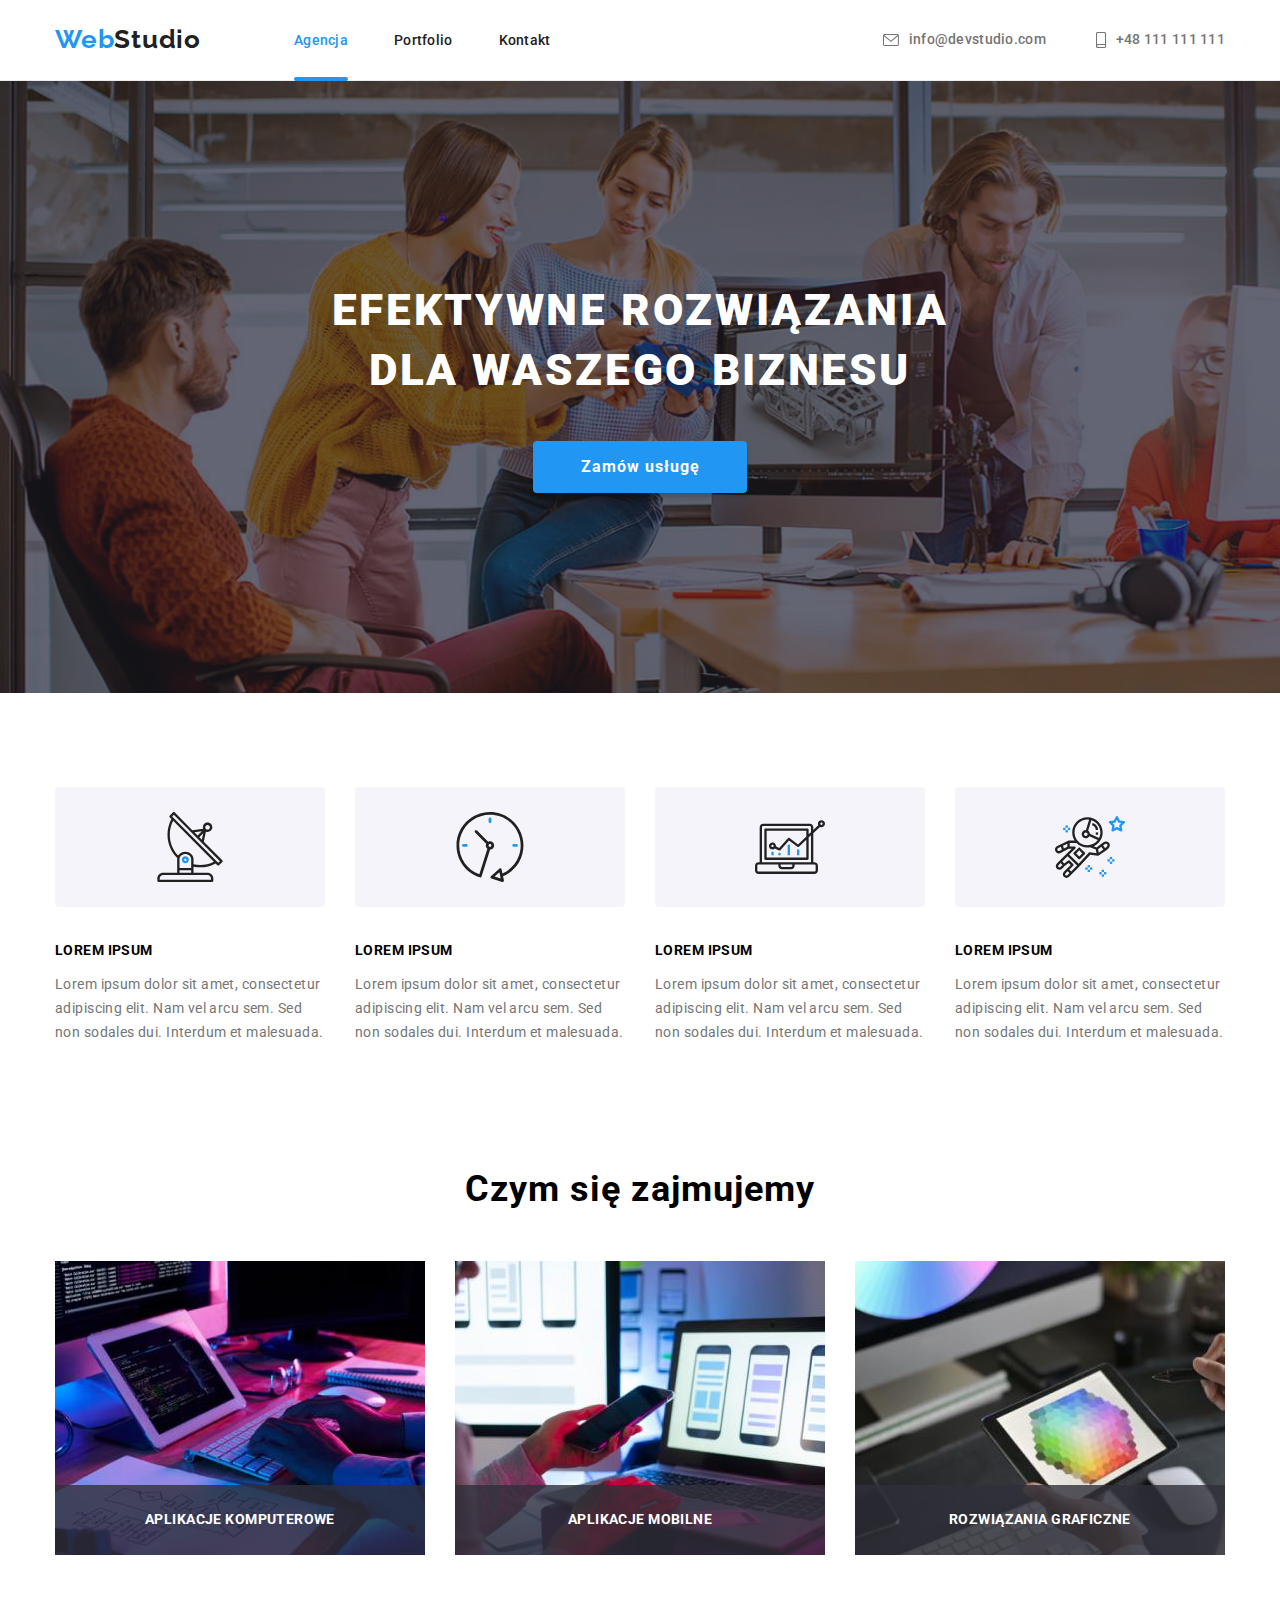
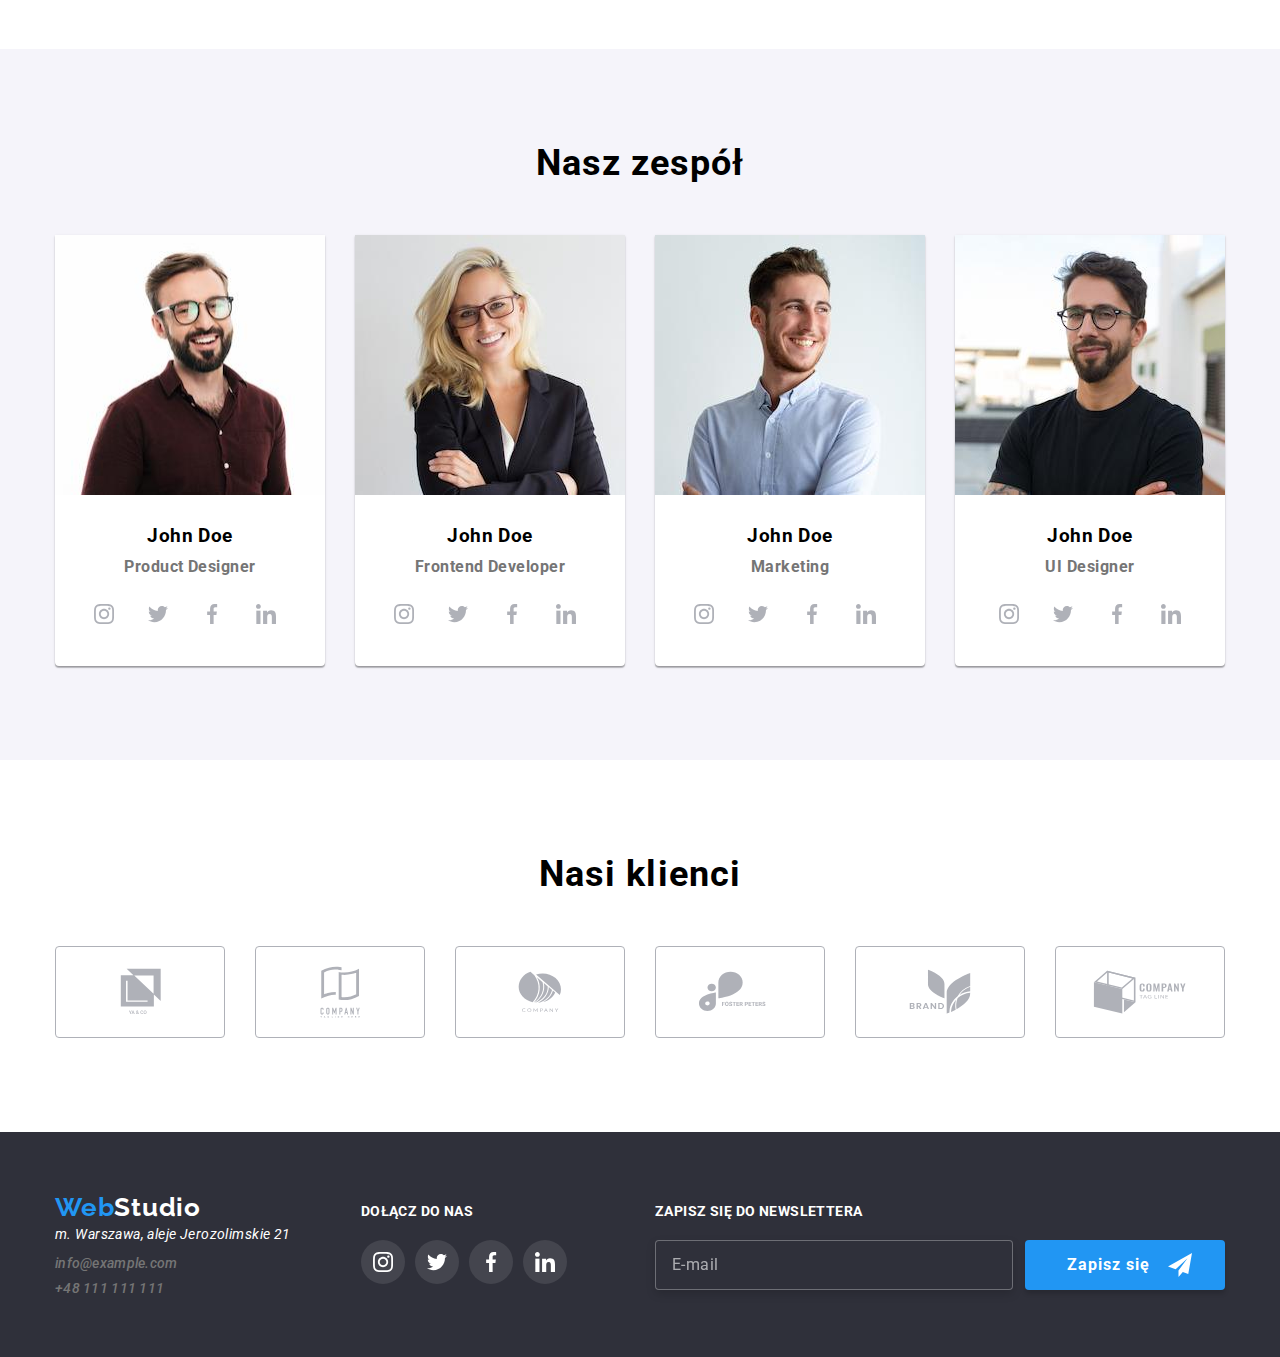
<file: index.html>
<!DOCTYPE html>
<html lang="pl">
  <head>
    <meta charset="UTF-8" />
    <meta name="viewport" content="width=device-width, initial-scale=1.0" />
    <title>WebStudio</title>
    <link
      rel="stylesheet"
      href="https://cdnjs.cloudflare.com/ajax/libs/modern-normalize/1.0.0/modern-normalize.min.css"
    />
    <link rel="stylesheet" href="css/main.min.css" />
    <link rel="preconnect" href="https://fonts.googleapis.com" />
    <link rel="preconnect" href="https://fonts.gstatic.com" crossorigin />
    <link
      href="https://fonts.googleapis.com/css2?family=Raleway:ital,wght@0,700;1,700&family=Roboto:ital,wght@0,400;0,500;0,700;0,900;1,400;1,500;1,700;1,900&display=swap"
      rel="stylesheet"
    />
  </head>
  <body>
    <header class="header">
      <nav class="navigation">
        <div class="container header__container">
          <a href="index.html" class="logo header__logo no-decoration"
            ><span class="logo__first">Web</span>Studio</a
          >
          <div class="hamburger" mobile-menu-open>
            <div class="hamburger__bar1"></div>
            <div class="hamburger__bar2"></div>
            <div class="hamburger__bar3"></div>
          </div>
          <ul class="navigation-list no-decoration">
            <li class="navigation-list__item">
              <a href="index.html" class="navigation-list__link navigation-list__link--active"
                >Agencja</a
              >
            </li>
            <li class="navigation-list__item">
              <a href="portfolio.html" class="navigation-list__link">Portfolio</a>
            </li>
            <li class="navigation-list__item navigation-list__item--no-marginr">
              <a href="index.html" class="navigation-list__link">Kontakt</a>
            </li>
          </ul>
          <div class="navigation__contact navigation__contact--hidden">
            <a
              href="mailto:info@example.com"
              class="
                contact-link contact-link--marginrl contact-link--hidden contact-link--tablet-email
              "
            >
              <svg class="contact-link__item" width="16" height="12">
                <use href="images/sprite.svg#icon-envelope"></use>
              </svg>
              <p>info@devstudio.com</p></a
            >
            <a
              href="tel:+48111111111"
              class="contact-link contact-link--hidden contact-link--tablet-mobile"
            >
              <svg class="contact-link__item" width="10" height="16">
                <use href="images/sprite.svg#icon-smartphone"></use>
              </svg>
              <p>+48 111 111 111</p></a
            >
          </div>
        </div>
      </nav>
    </header>
    <main>
      <article class="hero">
        <div class="container hero__container">
          <h1 class="hero__banner">EFEKTYWNE ROZWIĄZANIA DLA WASZEGO BIZNESU</h1>
          <button type="button" class="hero-button" data-modal-open>
            <p class="hero-button__text">Zamów usługę</p>
          </button>
        </div>
      </article>
      <section class="about-us section">
        <div class="container">
          <ul class="about-us__list no-decoration">
            <li class="about-us__item about-us__item--margin-left about-us__item--marginr-mobile">
              <div class="about-us__rectangle">
                <svg class="about-us__vector" width="70" height="70">
                  <use href="images/sprite.svg#icon-antenna"></use>
                </svg>
              </div>
              <h3 class="about-us__tittle">Lorem Ipsum</h3>
              <p class="about-us__description">
                Lorem ipsum dolor sit amet, consectetur adipiscing elit. Nam vel arcu sem. Sed non
                sodales dui. Interdum et malesuada.
              </p>
            </li>
            <li class="about-us__item">
              <div class="about-us__rectangle">
                <svg class="about-us__vector" width="70" height="70">
                  <use href="images/sprite.svg#icon-clock"></use>
                </svg>
              </div>
              <h3 class="about-us__tittle">Lorem Ipsum</h3>
              <p class="about-us__description">
                Lorem ipsum dolor sit amet, consectetur adipiscing elit. Nam vel arcu sem. Sed non
                sodales dui. Interdum et malesuada.
              </p>
            </li>
            <li class="about-us__item about-us__item--marginr-mobile">
              <div class="about-us__rectangle">
                <svg class="about-us__vector" width="70" height="70">
                  <use href="images/sprite.svg#icon-diagram"></use>
                </svg>
              </div>
              <h3 class="about-us__tittle">Lorem Ipsum</h3>
              <p class="about-us__description about-us__description--no-marginb">
                Lorem ipsum dolor sit amet, consectetur adipiscing elit. Nam vel arcu sem. Sed non
                sodales dui. Interdum et malesuada.
              </p>
            </li>
            <li class="about-us__item">
              <div class="about-us__rectangle">
                <svg class="about-us__vector" width="70" height="70">
                  <use href="images/sprite.svg#icon-astronaut"></use>
                </svg>
              </div>
              <h3 class="about-us__tittle">Lorem Ipsum</h3>
              <p class="about-us__description about-us__description--no-marginb">
                Lorem ipsum dolor sit amet, consectetur adipiscing elit. Nam vel arcu sem. Sed non
                sodales dui. Interdum et malesuada.
              </p>
            </li>
          </ul>
          <h2 class="about-us__banner">Czym się zajmujemy</h2>
          <ul class="about-us__gallery no-decoration">
            <li class="about-us__gallery-item">
              <div class="about-us__caption-background">
                <p class="about-us__photo-caption">aplikacje komputerowe</p>
              </div>
              <img
                src="images/zajecie1.jpg"
                alt="ręce piszące na klawiaturze kod"
                width="370"
                height="294"
              />
            </li>
            <li class="about-us__gallery-item about-us__gallery-item--margin-left">
              <div class="about-us__caption-background">
                <p class="about-us__photo-caption">aplikacje mobilne</p>
              </div>
              <img
                src="images/zajecie2.jpg"
                alt="ręce wybierające odpowiedni layout dla smartfona"
                width="370"
                height="294"
              />
            </li>
            <li class="about-us__gallery-item about-us__gallery-item--margin-left">
              <div class="about-us__caption-background">
                <p class="about-us__photo-caption">rozwiązania graficzne</p>
              </div>
              <img
                src="images/zajecie3.jpg"
                alt="ręce pracujące z paletą kolorów"
                width="370"
                height="294"
              />
            </li>
          </ul>
        </div>
      </section>
      <section class="team section">
        <div class="container">
          <h2 class="team__banner">Nasz zespół</h2>
          <ul class="team__gallery no-decoration">
            <li class="team__box">
              <figure
                class="team__picture team__picture--marginb-mobile team__picture--marginb-tablet"
              >
                <picture>
                  <source
                    srcset="images/zespol1-mobile.jpg"
                    media="(max-width: 767px)"
                    width="450"
                    height="460"
                  />
                  <source
                    srcset="images/zespol1-tablet.jpg"
                    media="(max-width: 1199px)"
                    width="354"
                    height="374"
                  />
                  <img
                    src="images/zespol1.jpg"
                    alt="zdjęcie pierwszego członka zespołu"
                    width="270"
                    height="260"
                  />
                </picture>
                <figcaption class="team__description">
                  <h3 class="team__employee-name">John Doe</h3>
                  <h4 class="team__job-name">Product Designer</h4>
                  <ul class="media-icons no-decoration">
                    <li class="media-icons__list-item">
                      <a href="#" class="media-icons__link">
                        <svg class="media-icons__vector" width="20" height="20">
                          <use href="images/sprite.svg#icon-instagram"></use>
                        </svg>
                      </a>
                    </li>
                    <li class="media-icons__list-item">
                      <a href="#" class="media-icons__link">
                        <svg class="media-icons__vector" width="20" height="20">
                          <use href="images/sprite.svg#icon-twitter"></use>
                        </svg>
                      </a>
                    </li>
                    <li class="media-icons__list-item">
                      <a href="#" class="media-icons__link">
                        <svg class="media-icons__vector" width="20" height="20">
                          <use href="images/sprite.svg#icon-facebook"></use>
                        </svg>
                      </a>
                    </li>
                    <li class="media-icons__list-item">
                      <a href="#" class="media-icons__link">
                        <svg class="media-icons__vector" width="20" height="20">
                          <use href="images/sprite.svg#icon-linkedin"></use>
                        </svg>
                      </a>
                    </li>
                  </ul>
                </figcaption>
              </figure>
            </li>
            <li class="team__box team__box--margin-left team__box--marginl-tablet">
              <figure
                class="team__picture team__picture--marginb-mobile team__picture--marginb-tablet"
              >
                <picture>
                  <source
                    srcset="images/zespol2-mobile.jpg"
                    media="(max-width: 767px)"
                    width="450"
                    height="460"
                  />
                  <source
                    srcset="images/zespol2-tablet.jpg"
                    media="(max-width: 1199px)"
                    width="354"
                    height="374"
                  />
                  <img
                    src="images/zespol2.jpg"
                    alt="zdjęcie drugiego członka zespołu"
                    width="270"
                    height="260"
                  />
                </picture>
                <figcaption class="team__description">
                  <h3 class="team__employee-name">John Doe</h3>
                  <h4 class="team__job-name">Frontend Developer</h4>
                  <ul class="media-icons no-decoration">
                    <li class="media-icons__list-item">
                      <a href="#" class="media-icons__link">
                        <svg class="media-icons__vector" width="20" height="20">
                          <use href="images/sprite.svg#icon-instagram"></use>
                        </svg>
                      </a>
                    </li>
                    <li class="media-icons__list-item">
                      <a href="#" class="media-icons__link">
                        <svg class="media-icons__vector" width="20" height="20">
                          <use href="images/sprite.svg#icon-twitter"></use>
                        </svg>
                      </a>
                    </li>
                    <li class="media-icons__list-item">
                      <a href="#" class="media-icons__link">
                        <svg class="media-icons__vector" width="20" height="20">
                          <use href="images/sprite.svg#icon-facebook"></use>
                        </svg>
                      </a>
                    </li>
                    <li class="media-icons__list-item">
                      <a href="#" class="media-icons__link">
                        <svg class="media-icons__vector" width="20" height="20">
                          <use href="images/sprite.svg#icon-linkedin"></use>
                        </svg>
                      </a>
                    </li>
                  </ul>
                </figcaption>
              </figure>
            </li>
            <li class="team__box team__box--margin-left">
              <figure class="team__picture team__picture--marginb-mobile">
                <picture>
                  <source
                    srcset="images/zespol3-mobile.jpg"
                    media="(max-width: 767px)"
                    width="450"
                    height="460"
                  />
                  <source
                    srcset="images/zespol3-tablet.jpg"
                    media="(max-width: 1199px)"
                    width="354"
                    height="374"
                  />
                  <img
                    src="images/zespol3.jpg"
                    alt="zdjęcie trzeciego członka zespołu"
                    width="270"
                    height="260"
                  />
                </picture>
                <figcaption class="team__description">
                  <h3 class="team__employee-name">John Doe</h3>
                  <h4 class="team__job-name">Marketing</h4>
                  <ul class="media-icons no-decoration">
                    <li class="media-icons__list-item">
                      <a href="#" class="media-icons__link">
                        <svg class="media-icons__vector" width="20" height="20">
                          <use href="images/sprite.svg#icon-instagram"></use>
                        </svg>
                      </a>
                    </li>
                    <li class="media-icons__list-item">
                      <a href="#" class="media-icons__link">
                        <svg class="media-icons__vector" width="20" height="20">
                          <use href="images/sprite.svg#icon-twitter"></use>
                        </svg>
                      </a>
                    </li>
                    <li class="media-icons__list-item">
                      <a href="#" class="media-icons__link">
                        <svg class="media-icons__vector" width="20" height="20">
                          <use href="images/sprite.svg#icon-facebook"></use>
                        </svg>
                      </a>
                    </li>
                    <li class="media-icons__list-item">
                      <a href="#" class="media-icons__link">
                        <svg class="media-icons__vector" width="20" height="20">
                          <use href="images/sprite.svg#icon-linkedin"></use>
                        </svg>
                      </a>
                    </li>
                  </ul>
                </figcaption>
              </figure>
            </li>
            <li class="team__box team__box--margin-left team__box--marginl-tablet">
              <figure class="team__picture">
                <picture>
                  <source
                    srcset="images/zespol4-mobile.jpg"
                    media="(max-width: 767px)"
                    width="450"
                    height="460"
                  />
                  <source
                    srcset="images/zespol4-tablet.jpg"
                    media="(max-width: 1199px)"
                    width="354"
                    height="374"
                  />
                  <img
                    src="images/zespol4.jpg"
                    alt="zdjęcie czwartego członka zespołu"
                    width="270"
                    height="260"
                  />
                </picture>
                <figcaption class="team__description">
                  <h3 class="team__employee-name">John Doe</h3>
                  <h4 class="team__job-name">UI Designer</h4>
                  <ul class="media-icons no-decoration">
                    <li class="media-icons__list-item">
                      <a href="#" class="media-icons__link">
                        <svg class="media-icons__vector" width="20" height="20">
                          <use href="images/sprite.svg#icon-instagram"></use>
                        </svg>
                      </a>
                    </li>
                    <li class="media-icons__list-item">
                      <a href="#" class="media-icons__link">
                        <svg class="media-icons__vector" width="20" height="20">
                          <use href="images/sprite.svg#icon-twitter"></use>
                        </svg>
                      </a>
                    </li>
                    <li class="media-icons__list-item">
                      <a href="#" class="media-icons__link">
                        <svg class="media-icons__vector" width="20" height="20">
                          <use href="images/sprite.svg#icon-facebook"></use>
                        </svg>
                      </a>
                    </li>
                    <li class="media-icons__list-item media-icons__list-item--no-marginr">
                      <a href="#" class="media-icons__link">
                        <svg class="media-icons__vector" width="20" height="20">
                          <use href="images/sprite.svg#icon-linkedin"></use>
                        </svg>
                      </a>
                    </li>
                  </ul>
                </figcaption>
              </figure>
            </li>
          </ul>
        </div>
      </section>
      <section class="clients section">
        <div class="container">
          <h2 class="clients__banner">Nasi klienci</h2>
          <ul class="clients__list no-decoration">
            <li
              class="
                clients__list-item
                clients__list-item--marginr-mobile
                clients__list-item--marginr-tablet
                clients__list-item--marginb-tablet
              "
            >
              <div class="clients__rectangle">
                <svg class="clients__vector" width="41" height="46.7">
                  <use href="images/sprite.svg#icon-nasiklienci1"></use>
                </svg>
              </div>
            </li>
            <li
              class="
                clients__list-item
                clients__list-item--margin-lr
                clients__list-item--marginr-tablet
                clients__list-item--marginb-tablet
              "
            >
              <div class="clients__rectangle">
                <svg class="clients__vector" width="40" height="52">
                  <use href="images/sprite.svg#icon-nasiklienci2"></use>
                </svg>
              </div>
            </li>
            <li
              class="
                clients__list-item
                clients__list-item--margin-lr
                clients__list-item--marginr-mobile
                clients__list-item--margintb-mobile
                clients__list-item--marginb-tablet
              "
            >
              <div class="clients__rectangle">
                <svg class="clients__vector" width="43.46" height="41.18">
                  <use href="images/sprite.svg#icon-nasiklienci3"></use>
                </svg>
              </div>
            </li>
            <li
              class="
                clients__list-item
                clients__list-item--margin-lr
                clients__list-item--marginr-tablet
                clients__list-item--margintb-mobile
              "
            >
              <div class="clients__rectangle">
                <svg class="clients__vector" width="84.44" height="40.62">
                  <use href="images/sprite.svg#icon-nasiklienci4"></use>
                </svg>
              </div>
            </li>
            <li
              class="
                clients__list-item
                clients__list-item--margin-lr
                clients__list-item--marginr-mobile
                clients__list-item--marginr-tablet
              "
            >
              <div class="clients__rectangle">
                <svg class="clients__vector" width="62.54" height="45.43">
                  <use href="images/sprite.svg#icon-nasiklienci5"></use>
                </svg>
              </div>
            </li>
            <li class="clients__list-item clients__list-item--margin-lr">
              <div class="clients__rectangle">
                <svg class="clients__vector" width="93.79" height="43.93">
                  <use href="images/sprite.svg#icon-nasiklienci6"></use>
                </svg>
              </div>
            </li>
          </ul>
        </div>
      </section>
    </main>
    <footer class="footer">
      <div class="container footer__container">
        <address class="contact">
          <a href="index.html" class="logo no-decoration"
            ><span class="logo__first">Web</span><span class="logo__second">Studio</span></a
          >
          <p class="contact-place">m. Warszawa, aleje Jerozolimskie 21</p>
          <a href="mailto:info@example.com" class="contact-link contact-link--marginrb-first"
            >info@example.com</a
          >
          <a href="tel:+48111111111" class="contact-link contact-link--marginrb-last">
            +48 111 111 111
          </a>
        </address>
        <div class="media">
          <h3 class="footer-banner">dołącz do nas</h3>
          <ul class="media-icons media-icons--footer no-decoration">
            <li class="media-icons__list-item">
              <a href="#" class="media-icons__link media-icons__link--footer">
                <svg class="media-icons__vector" width="20" height="20">
                  <use href="images/sprite.svg#icon-instagram"></use>
                </svg>
              </a>
            </li>
            <li class="media-icons__list-item">
              <a href="#" class="media-icons__link media-icons__link--footer">
                <svg class="media-icons__vector" width="20" height="20">
                  <use href="images/sprite.svg#icon-twitter"></use>
                </svg>
              </a>
            </li>
            <li class="media-icons__list-item">
              <a href="#" class="media-icons__link media-icons__link--footer">
                <svg class="media-icons__vector" width="20" height="20">
                  <use href="images/sprite.svg#icon-facebook"></use>
                </svg>
              </a>
            </li>
            <li class="media-icons__list-item media-icons__list-item--no-marginr">
              <a href="#" class="media-icons__link media-icons__link--footer">
                <svg class="media-icons__vector" width="20" height="20">
                  <use href="images/sprite.svg#icon-linkedin"></use>
                </svg>
              </a>
            </li>
          </ul>
        </div>
        <form name="sign-up" class="footer-form">
          <label class="footer-form__label">
            <h3 class="footer-banner">zapisz się do newslettera</h3>
            <input type="email" name="email" placeholder="E-mail" class="footer-form__field" />
          </label>
          <button type="submit" class="footer-button">
            <p class="footer-button__text">Zapisz się</p>
            <svg class="footer-button__vector" width="24" height="24">
              <use href="images/sprite.svg#icon-send"></use>
            </svg>
          </button>
        </form>
      </div>
    </footer>

    <div class="backdrop is-hidden" data-modal>
      <div class="modal">
        <button type="button" class="close-button" data-modal-close>
          <svg class="close-button__vector" width="11" height="11">
            <use href="images/sprite.svg#icon-close-button"></use>
          </svg>
        </button>
        <h2 class="modal__banner">Zostaw swoje dane w formularzu poniżej</h2>
        <form name="modal-form">
          <div class="modal-form__name">
            <label class="">
              <p class="modal-form__text">Imię</p>
              <div class="modal-form__focus">
                <input type="text" class="modal-form__field" />
                <svg class="modal-form__vector" width="18" height="18">
                  <use href="images/sprite.svg#icon-person"></use>
                </svg>
              </div>
            </label>
          </div>
          <div class="modal-form__phone">
            <label class="">
              <p class="modal-form__text">Telefon</p>
              <div class="modal-form__focus">
                <input type="tel" class="modal-form__field" />
                <svg class="modal-form__vector" width="18" height="18">
                  <use href="images/sprite.svg#icon-phone"></use>
                </svg>
              </div>
            </label>
          </div>
          <div class="modal-form__email">
            <label class="">
              <p class="modal-form__text">Email</p>
              <div class="modal-form__focus">
                <input type="email" class="modal-form__field" />
                <svg class="modal-form__vector" width="18" height="18">
                  <use href="images/sprite.svg#icon-email-envelope"></use>
                </svg>
              </div>
            </label>
          </div>
          <div class="modal-form__name">
            <label class="">
              <p class="modal-form__text">Komentarz</p>
              <div class="modal-form__focus">
                <textarea class="modal-form__textarea" placeholder="Wprowadź tekst"></textarea>
              </div>
            </label>
          </div>
          <div name="modal-form__policy" class="modal-form__policy">
            <input
              type="checkbox"
              class="modal-form__policy-box visually-hidden"
              name="policy"
              id="policy"
            />
            <label for="policy" class="modal-form__policy-text"
              >Oświadczam, iż akcepuję <a href="#" class="modal-form__policy-link">Regulamin</a> i
              <a href="#" class="modal-form__policy-link">Politykę Prywatności.</a>
            </label>
          </div>
          <button type="submit" class="modal-form__submit-button">
            <p class="modal-form__submit-text">Wyślij</p>
          </button>
        </form>
      </div>
    </div>

    <div class="backdrop is-hidden" mobile-menu>
      <div class="mobile-menu">
        <button type="button" class="close-mobile" mobile-menu-close>
          <svg class="close-mobile__vector" width="11" height="11">
            <use href="images/sprite.svg#icon-close-button"></use>
          </svg>
        </button>
        <div class="mobile-menu__content">
          <ul class="mobile-menu__list no-decoration">
            <li class="mobile-menu__item">
              <a href="index.html" class="mobile-menu__link no-decoration">Agencja</a>
            </li>
            <li class="mobile-menu__item">
              <a href="portfolio.html" class="mobile-menu__link no-decoration">Portfolio</a>
            </li>
            <li class="mobile-menu__item">
              <a href="index.html" class="mobile-menu__link no-decoration">Kontakt</a>
            </li>
          </ul>
          <div class="mobile-menu__contact">
            <a href="tel:+48111111111" class="mobile-menu__phone no-decoration"> +48 111 111 111</a>
            <a href="mailto:info@example.com" class="mobile-menu__email no-decoration">
              <p>info@devstudio.com</p></a
            >
            <div class="mobile-menu__media">
              <a
                href="index.html"
                class="mobile-menu__media-item mobile-menu__media-item--after-first no-decoration"
              >
                <p>Instagram</p></a
              >
              <a
                href="index.html"
                class="mobile-menu__media-item mobile-menu__media-item--after-second no-decoration"
              >
                <p>Twitter</p></a
              >
              <a
                href="index.html"
                class="mobile-menu__media-item mobile-menu__media-item--after-third no-decoration"
              >
                <p>Facebook</p></a
              >
              <a href="index.html" class="mobile-menu__media-item no-decoration">
                <p>LinkedIn</p></a
              >
            </div>
          </div>
        </div>
      </div>
    </div>

    <script src="./js/modal.js"></script>
    <script src="./js/mobile-menu.js"></script>
  </body>
</html>
</file>
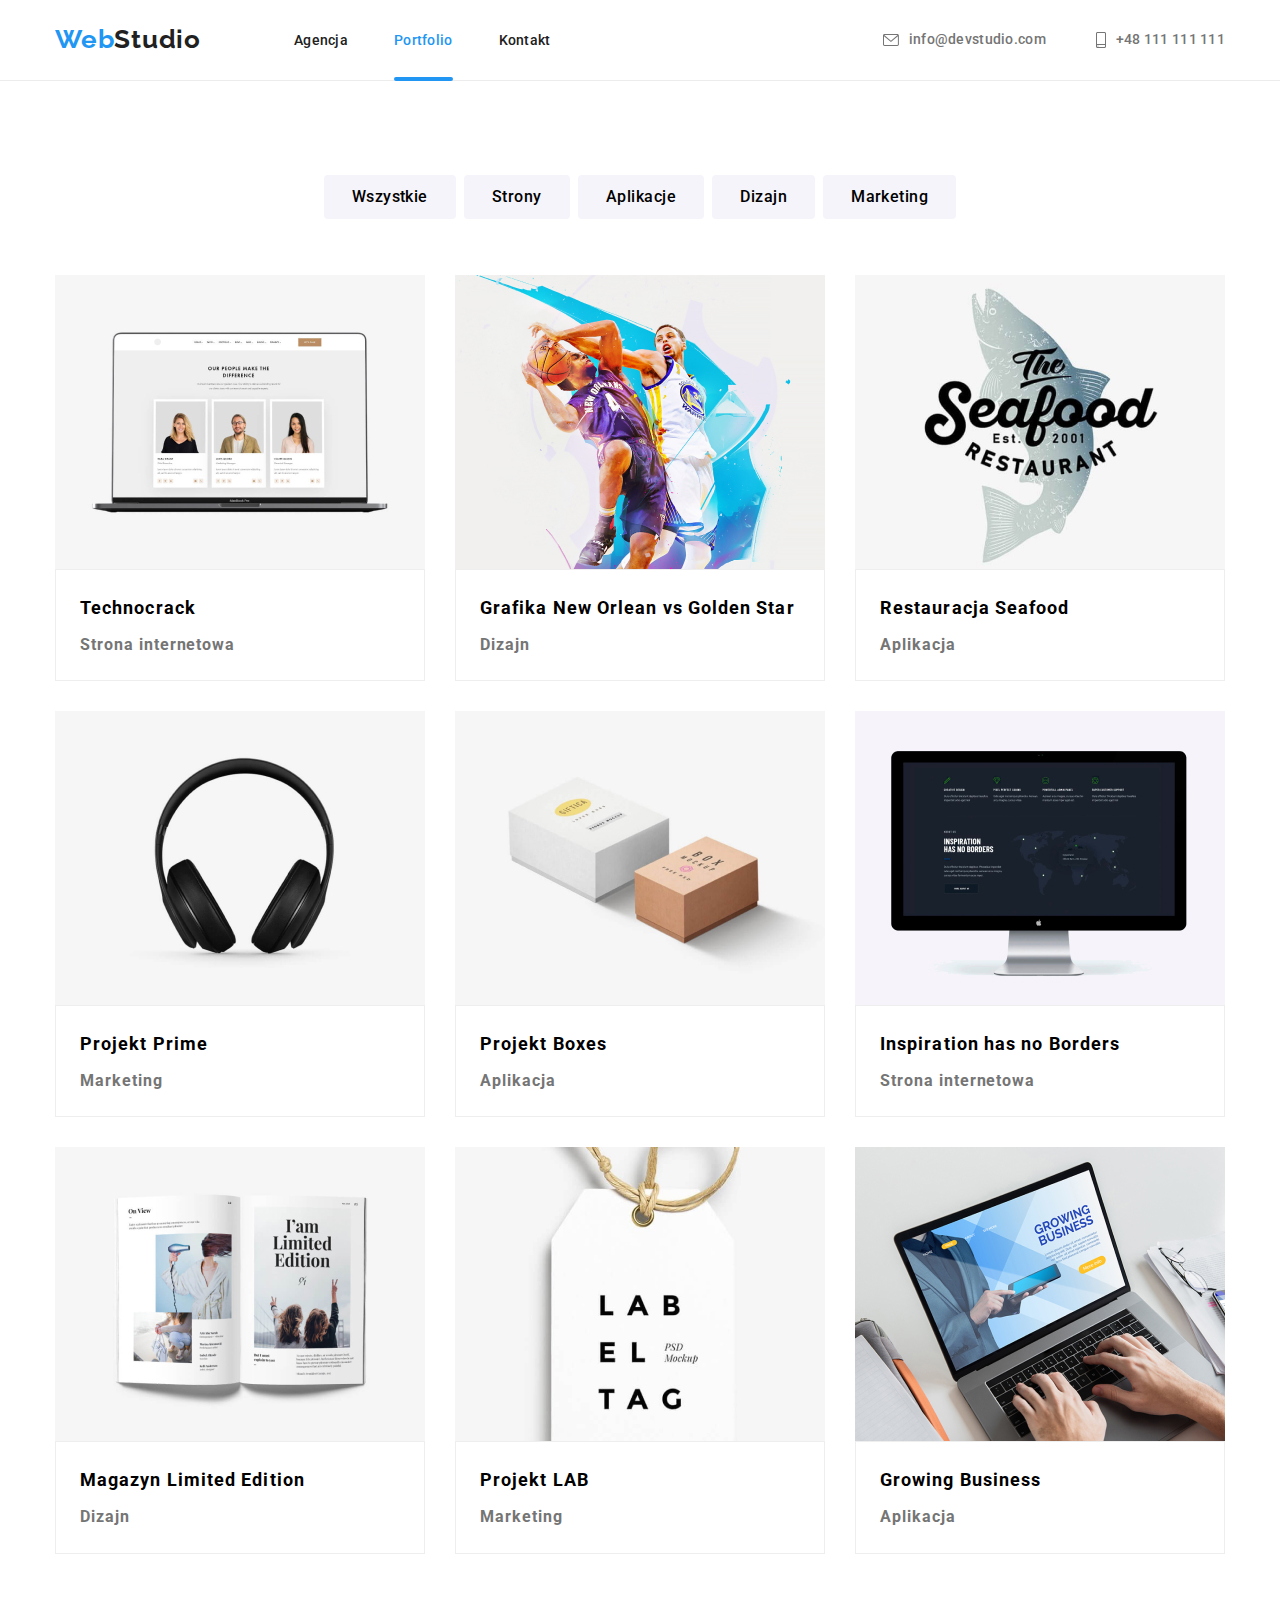
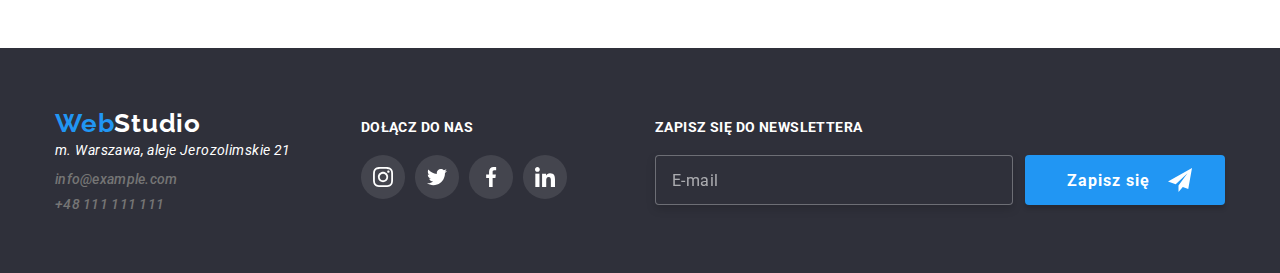
<file: portfolio.html>
<!DOCTYPE html>
<html lang="pl">
  <head>
    <meta charset="UTF-8" />
    <meta name="viewport" content="width=device-width, initial-scale=1.0" />
    <title>WebStudio</title>
    <link rel="stylesheet" href="https://cdnjs.cloudflare.com/ajax/libs/modern-normalize/1.0.0/modern-normalize.min.css" />
    <link rel="stylesheet" href="css/main.min.css" />
    <link rel="preconnect" href="https://fonts.googleapis.com" />
    <link rel="preconnect" href="https://fonts.gstatic.com" crossorigin />
    <link
      href="https://fonts.googleapis.com/css2?family=Raleway:ital,wght@0,700;1,700&family=Roboto:ital,wght@0,400;0,500;0,700;0,900;1,400;1,500;1,700;1,900&display=swap"
      rel="stylesheet"
    />
  </head>
  <body>
    <header class="header">
      <nav class="navigation">
        <div class="container header__container">
          <a href="index.html" class="logo header__logo no-decoration"><span class="logo__first">Web</span>Studio</a>
          <div class="hamburger" mobile-menu-open>
            <div class="hamburger__bar1"></div>
            <div class="hamburger__bar2"></div>
            <div class="hamburger__bar3"></div>
          </div>
          <ul class="navigation-list no-decoration">
            <li class="navigation-list__item"><a href="index.html" class="navigation-list__link">Agencja</a></li>
            <li class="navigation-list__item"><a href="portfolio.html" class="navigation-list__link navigation-list__link--active">Portfolio</a></li>
            <li class="navigation-list__item navigation-list__item--no-marginr"><a href="index.html" class="navigation-list__link">Kontakt</a></li>
          </ul>
          <div class="navigation__contact navigation__contact--hidden">
            <a href="mailto:info@example.com" class="contact-link contact-link--marginrl contact-link--tablet-email">
              <svg class="contact-link__item" width="16" height="12">
                <use href="images/sprite.svg#icon-envelope"></use>
              </svg>
              <p>info@devstudio.com</p>
            </a>
            <a href="tel:+48111111111" class="contact-link">
              <svg class="contact-link__item" width="10" height="16">
                <use href="images/sprite.svg#icon-smartphone"></use>
              </svg>
              <p>+48 111 111 111</p>
            </a>
          </div>
        </div>
      </nav>
    </header>
    <main>
      <article class="services section">
        <div class="container">
          <ul class="services__buttons no-decoration">
            <li>
              <button type="button" class="services__button services__button--no-marginl services__button--nomarginl-mobile services__button--marginb-mobile">
                <p class="services__button-text services__button-text--paddingrl-button1">Wszystkie</p>
              </button>
            </li>
            <li>
              <button type="button" class="services__button services__button--marginb-mobile">
                <p class="services__button-text services__button-text--paddingrl-button2">Strony</p>
              </button>
            </li>
            <li>
              <button type="button" class="services__button services__button--marginb-mobile">
                <p class="services__button-text services__button-text--paddingrl-button3">Aplikacje</p>
              </button>
            </li>
            <li>
              <button type="button" class="services__button services__button--nomarginl-mobile">
                <p class="services__button-text services__button-text--paddingrl-button4">Dizajn</p>
              </button>
            </li>
            <li>
              <button type="button" class="services__button services__button-text--paddingrl-button5">
                <p class="services__button-text">Marketing</p>
              </button>
            </li>
          </ul>
          <ul class="services__list no-decoration">
            <li class="services__list-item services__list-item--margin-bottom">
              <figure class="services__picture">
                <div class="services__picture-box">
                  <picture>
                    <source 
                      srcset="images/img-port-1-mobile.jpg" 
                      media="(max-width: 767px)" 
                      width="450"
                      height="294"/>
                  <source 
                      srcset="images/img-port-1-tablet.jpg" 
                      media="(max-width: 1199px)" 
                      width="354"
                      height="294"/>
                    <img
                      src="images/img-port-1.jpg"
                      alt="Laptop z przykładową stroną internetową"
                      width="370"
                      height="294"
                    />
                  </picture>    
                  <div class="services__overlay">
                    <p class="services__overlay-text">Technocrack jest popularną platformą wykorzystywaną do rozpowszechniania koronawirusa. Firmy wykorzystują tę platformę do celów szpiegowskich i ataków na niezabezpieczone serwery konkurencji</p>
                  </div>
                </div>
                <figcaption class="services__textfield">
                  <h3 class="services__tittle">Technocrack</h3>
                  <h4 class="services__subtitle">Strona internetowa</h4>
                </figcaption>
              </figure>
            </li>   
            <li class="services__list-item services__list-item--margin-bottom">  
              <figure class="services__picture">
                <div class="services__picture-box">
                  <picture>
                    <source 
                      srcset="images/img-port-2-mobile.jpg" 
                      media="(max-width: 767px)" 
                      width="450"
                      height="294"/>
                    <source 
                      srcset="images/img-port-2-tablet.jpg" 
                      media="(max-width: 1199px)" 
                      width="354"
                      height="294"/>
                    <img
                      src="images/img-port-2.jpg"
                      alt="Grafika przedstawiająca dwóch koszykarzy"
                      width="370"
                      height="294"
                    />
                  </picture> 
                  <div class="services__overlay">
                    <p class="services__overlay-text">Technocrack jest popularną platformą wykorzystywaną do rozpowszechniania koronawirusa. Firmy wykorzystują tę platformę do celów szpiegowskich i ataków na niezabezpieczone serwery konkurencji</p>
                  </div>
                </div>    
                <figcaption class="services__textfield">
                  <h3 class="services__tittle">Grafika New Orlean vs Golden Star</h3>
                  <h4 class="services__subtitle">Dizajn</h4>
                </figcaption>
              </figure>
            </li>  
            <li class="services__list-item services__list-item--margin-bottom">      
              <figure class="services__picture">
                <div class="services__picture-box">
                  <picture>
                    <source 
                      srcset="images/img-port-3-mobile.jpg" 
                      media="(max-width: 767px)" 
                      width="450"
                      height="294"/>
                    <source 
                      srcset="images/img-port-3-tablet.jpg" 
                      media="(max-width: 1199px)" 
                      width="354"
                      height="294"/>
                    <img
                      src="images/img-port-3.jpg"
                      alt="Nazwa restauracji ze srebrną rybą w tle"
                      width="370"
                      height="294"
                    />
                  </picture> 
                  <div class="services__overlay">
                    <p class="services__overlay-text">Technocrack jest popularną platformą wykorzystywaną do rozpowszechniania koronawirusa. Firmy wykorzystują tę platformę do celów szpiegowskich i ataków na niezabezpieczone serwery konkurencji</p>
                  </div>
                </div>
                <figcaption class="services__textfield">
                  <h3 class="services__tittle">Restauracja Seafood</h3>
                  <h4 class="services__subtitle">Aplikacja</h4>
                </figcaption>
              </figure>
            </li>
            <li class="services__list-item services__list-item--margin-bottom">    
              <figure class="services__picture">
                <div class="services__picture-box">
                  <picture>
                    <source 
                      srcset="images/img-port-4-mobile.jpg" 
                      media="(max-width: 767px)" 
                      width="450"
                      height="294"/>
                    <source 
                      srcset="images/img-port-4-tablet.jpg" 
                      media="(max-width: 1199px)" 
                      width="354"
                      height="294"/>
                    <img
                      src="images/img-port-4.jpg"
                      alt="Słuchawki bezprzewodowe bluetooth"
                      width="370"
                      height="294"
                    />
                  </picture> 
                  <div class="services__overlay">
                    <p class="services__overlay-text">Technocrack jest popularną platformą wykorzystywaną do rozpowszechniania koronawirusa. Firmy wykorzystują tę platformę do celów szpiegowskich i ataków na niezabezpieczone serwery konkurencji</p>
                  </div>
                </div>
                <figcaption class="services__textfield">
                  <h3 class="services__tittle">Projekt Prime</h3>
                  <h4 class="services__subtitle">Marketing</h4>
                </figcaption>
              </figure>
            </li>
            <li class="services__list-item services__list-item--margin-bottom">    
              <figure class="services__picture">
                <div class="services__picture-box">
                  <picture>
                    <source 
                      srcset="images/img-port-5-mobile.jpg" 
                      media="(max-width: 767px)" 
                      width="450"
                      height="294"/>
                    <source 
                      srcset="images/img-port-5-tablet.jpg" 
                      media="(max-width: 1199px)" 
                      width="354"
                      height="294"/>
                    <img
                      src="images/img-port-5.jpg"
                      alt="Biały i piaskowy graniastosłup"
                      width="370"
                      height="294"
                    />
                  </picture> 
                  <div class="services__overlay">
                    <p class="services__overlay-text">Technocrack jest popularną platformą wykorzystywaną do rozpowszechniania koronawirusa. Firmy wykorzystują tę platformę do celów szpiegowskich i ataków na niezabezpieczone serwery konkurencji</p>
                  </div>
                </div>
                <figcaption class="services__textfield">
                  <h3 class="services__tittle">Projekt Boxes</h3>
                  <h4 class="services__subtitle">Aplikacja</h4>
                </figcaption>
              </figure>
            </li>
            <li class="services__list-item services__list-item--margin-bottom">    
              <figure class="services__picture">
                <div class="services__picture-box">
                  <picture>
                    <source 
                      srcset="images/img-port-6-mobile.jpg" 
                      media="(max-width: 767px)" 
                      width="450"
                      height="294"/>
                    <source 
                      srcset="images/img-port-6-tablet.jpg" 
                      media="(max-width: 1199px)" 
                      width="354"
                      height="294"/>
                    <img
                      src="images/img-port-6.jpg"
                      alt="Monitor z wyświetloną stroną internetową"
                      width="370"
                      height="294"
                    />
                  </picture> 
                  <div class="services__overlay">
                    <p class="services__overlay-text">Technocrack jest popularną platformą wykorzystywaną do rozpowszechniania koronawirusa. Firmy wykorzystują tę platformę do celów szpiegowskich i ataków na niezabezpieczone serwery konkurencji</p>
                  </div>
                </div>
                <figcaption class="services__textfield">
                  <h3 class="services__tittle">Inspiration has no Borders</h3>
                  <h4 class="services__subtitle">Strona internetowa</h4>
                </figcaption>
              </figure>
            </li>
            <li class="services__list-item services__list-item--marginb-mobiletablet">    
              <figure class="services__picture">
                <div class="services__picture-box">
                  <picture>
                    <source 
                      srcset="images/img-port-7-mobile.jpg" 
                      media="(max-width: 767px)" 
                      width="450"
                      height="294"/>
                    <source 
                      srcset="images/img-port-7-tablet.jpg" 
                      media="(max-width: 1199px)" 
                      width="354"
                      height="294"/>
                    <img
                      src="images/img-port-7.jpg"
                      alt="Zdjęcie otwartego magazynu"
                      width="370"
                      height="294"
                    />
                  </picture> 
                  <div class="services__overlay">
                    <p class="services__overlay-text">Technocrack jest popularną platformą wykorzystywaną do rozpowszechniania koronawirusa. Firmy wykorzystują tę platformę do celów szpiegowskich i ataków na niezabezpieczone serwery konkurencji</p>
                  </div>
                </div>
                <figcaption class="services__textfield">
                  <h3 class="services__tittle">Magazyn Limited Edition</h3>
                  <h4 class="services__subtitle">Dizajn</h4>
                </figcaption>
              </figure>
            </li>  
            <li class="services__list-item services__list-item--marginb-mobiletablet">    
              <figure class="services__picture">
                <div class="services__picture-box">
                  <picture>
                    <source 
                      srcset="images/img-port-8-mobile.jpg" 
                      media="(max-width: 767px)" 
                      width="450"
                      height="294"/>
                    <source 
                      srcset="images/img-port-8-tablet.jpg" 
                      media="(max-width: 1199px)" 
                      width="354"
                      height="294"/>
                    <img
                      src="images/img-port-8.jpg"
                      alt="Zdjęcie plakietki"
                      width="370"
                      height="294"
                    />
                  </picture> 
                  <div class="services__overlay">
                    <p class="services__overlay-text">Technocrack jest popularną platformą wykorzystywaną do rozpowszechniania koronawirusa. Firmy wykorzystują tę platformę do celów szpiegowskich i ataków na niezabezpieczone serwery konkurencji</p>
                  </div>
                </div>
                <figcaption class="services__textfield">
                  <h3 class="services__tittle">Projekt LAB</h3>
                  <h4 class="services__subtitle">Marketing</h4>
                </figcaption>
              </figure>
            </li>
            <li class="services__list-item">    
              <figure class="services__picture">
                <div class="services__picture-box">
                  <picture>
                    <source 
                      srcset="images/img-port-9-mobile.jpg" 
                      media="(max-width: 767px)" 
                      width="450"
                      height="294"/>
                    <source 
                      srcset="images/img-port-9-tablet.jpg" 
                      media="(max-width: 1199px)" 
                      width="354"
                      height="294"/>
                    <img
                      src="images/img-port-9.jpg"
                      alt="Ktoś przeglądający stronę internetową"
                      width="370"
                      height="294"
                    />
                  </picture> 
                  <div class="services__overlay">
                    <p class="services__overlay-text">Technocrack jest popularną platformą wykorzystywaną do rozpowszechniania koronawirusa. Firmy wykorzystują tę platformę do celów szpiegowskich i ataków na niezabezpieczone serwery konkurencji</p>
                  </div>
                </div>
                <figcaption class="services__textfield">
                  <h3 class="services__tittle">Growing Business</h3>
                  <h4 class="services__subtitle">Aplikacja</h4>
                </figcaption>
              </figure>
            </li>  
          </ul>
        </div>  
      </article>       
    </main>
    <footer class="footer">
      <div class="container footer__container">
        <address class="contact">
          <a href="index.html" class="logo no-decoration"><span class="logo__first">Web</span><span class="logo__second">Studio</span></a>
          <p class= "contact-place">m. Warszawa, aleje Jerozolimskie 21</p>
          <a href="mailto:info@example.com" class="contact-link contact-link--marginrb-first">info@example.com</a>
          <a href="tel:+48111111111" class="contact-link contact-link--marginrb-last"> +48 111 111 111 </a>
        </address>
        <div class="media">
          <h3 class="footer-banner">dołącz do nas</h3>
          <ul class="media-icons media-icons--footer no-decoration">
            <li class="media-icons__list-item">
              <a href="#" class="media-icons__link media-icons__link--footer">
                <svg class="media-icons__vector" width="20" height="20">
                  <use href="images/sprite.svg#icon-instagram"></use>
                </svg> 
              </a>
            </li>
           <li class="media-icons__list-item">
              <a href="#" class="media-icons__link media-icons__link--footer">
                <svg class="media-icons__vector" width="20" height="20">
                  <use href="images/sprite.svg#icon-twitter"></use>
                </svg> 
              </a>
            </li>
            <li class="media-icons__list-item">
              <a href="#" class="media-icons__link media-icons__link--footer">
                <svg class="media-icons__vector" width="20" height="20">
                  <use href="images/sprite.svg#icon-facebook"></use>
                </svg> 
              </a>
            </li>
            <li class="media-icons__list-item media-icons__list-item--no-marginr">
              <a href="#" class="media-icons__link media-icons__link--footer">
                <svg class="media-icons__vector" width="20" height="20">
                  <use href="images/sprite.svg#icon-linkedin"></use>
                </svg> 
              </a>
            </li>
          </ul>
        </div>
        <form name="sign-up" class="footer-form">
          <label class="footer-form__label">
            <h3 class="footer-banner">zapisz się do newslettera</h3>
            <input type="email" name="email" placeholder="E-mail" class="footer-form__field">
          </label>
          <button type="submit" class="footer-button">
            <p class="footer-button__text">Zapisz się</p>
            <svg class="footer-button__vector" width="24" height="24">
              <use href="images/sprite.svg#icon-send"></use>
            </svg> 
          </button>
        </form>
      </div>
    </footer>
    <div class="backdrop is-hidden" mobile-menu>
      <div class="mobile-menu">
        <button type="button" class="close-mobile" mobile-menu-close>
          <svg class="close-mobile__vector" width="11" height="11">
            <use href="images/sprite.svg#icon-close-button"></use>
          </svg>
        </button>
        <div class="mobile-menu__content">
          <ul class="mobile-menu__list no-decoration">
            <li class="mobile-menu__item">
              <a href="index.html" class="mobile-menu__link no-decoration">Agencja</a>
            </li>
            <li class="mobile-menu__item">
              <a href="portfolio.html" class="mobile-menu__link no-decoration">Portfolio</a>
            </li>
            <li class="mobile-menu__item">
              <a href="index.html" class="mobile-menu__link no-decoration">Kontakt</a>
            </li>
          </ul>
          <div class="mobile-menu__contact">
            <a href="tel:+48111111111" class="mobile-menu__phone no-decoration"> +48 111 111 111</a>
            <a href="mailto:info@example.com" class="mobile-menu__email no-decoration">
              <p>info@devstudio.com</p></a
            >
            <div class="mobile-menu__media">
              <a
                href="index.html"
                class="mobile-menu__media-item mobile-menu__media-item--after-first no-decoration"
              >
                <p>Instagram</p></a
              >
              <a
                href="index.html"
                class="mobile-menu__media-item mobile-menu__media-item--after-second no-decoration"
              >
                <p>Twitter</p></a
              >
              <a
                href="index.html"
                class="mobile-menu__media-item mobile-menu__media-item--after-third no-decoration"
              >
                <p>Facebook</p></a
              >
              <a href="index.html" class="mobile-menu__media-item no-decoration">
                <p>LinkedIn</p></a
              >
            </div>
          </div>
        </div>
      </div>
    </div>

    <script src="./js/mobile-menu.js"></script>
  </body>
</html>
</file>
<file: css/main.min.css>
body{font-family:"Roboto",sans-serif}h1,h2,h3,h4,h5,h6,ul,p{margin:0}p,ul{padding:0}img{display:block}.no-decoration{text-decoration:none;list-style-type:none}.container{min-width:320px;width:100%;align-items:center;margin:0 auto;padding:0 15px}@media screen and (min-width: 480px){.container{max-width:480px;padding:0 15px}.section{padding-top:60px;padding-bottom:60px}}@media screen and (min-width: 768px){.container{max-width:768px;padding:0 15px}.section{padding-top:60px;padding-bottom:60px}}@media screen and (min-width: 1200px){.container{max-width:1200px;padding:0 15px}.section{padding-top:94px;padding-bottom:94px}}@media screen and (min-width: 320px) and (max-width: 767px){.logo{font-size:24px;line-height:1.17;color:#212121;font-family:"Raleway",sans-serif;font-style:normal;font-weight:700;letter-spacing:0.03em}.logo__first{color:#2196f3}.hamburger{display:inline-block;cursor:pointer}.hamburger__bar1,.hamburger__bar2,.hamburger__bar3{width:24px;height:2.67px;background-color:#212121;margin:4px 0;transition:0.4s}.hamburger__bar1:hover,.hamburger__bar2:hover,.hamburger__bar3:hover{background-color:#2196f3}.hamburger:hover{color:#2196f3;fill:#2196f3}.contact-link{letter-spacing:0.02em;line-height:1.14;text-decoration:none;font-family:"Roboto",sans-serif;font-weight:500;font-size:14px;color:#757575;display:flex;align-items:center;fill:#757575;transition:color 250ms cubic-bezier(0.4, 0, 0.2, 1),fill 250ms cubic-bezier(0.4, 0, 0.2, 1)}.contact-link:hover,.contact-link:focus{color:#2196f3;fill:#2196f3}.contact-link--marginrl{margin-left:auto;margin-right:50px}.hero__banner,.about-us__tittle{text-transform:uppercase}.header{color:#212121}.header__container{display:flex;align-items:center;justify-content:space-between}.header__logo{margin-top:24px;margin-right:93px;margin-bottom:25px;margin-left:0}.navigation{border-bottom:1px solid #ececec}.navigation__contact--hidden{visibility:hidden;display:none}.navigation-list{visibility:hidden;display:none}}@media screen and (min-width: 768px) and (max-width: 1199px){.logo{font-size:26px;line-height:1.2;color:#212121;font-family:"Raleway",sans-serif;font-style:normal;font-weight:700;letter-spacing:0.03em}.logo__first{color:#2196f3}.contact-link{letter-spacing:0.02em;line-height:1.14;text-decoration:none;font-family:"Roboto",sans-serif;font-weight:500;font-size:14px;color:#757575;display:flex;align-items:center;fill:#757575;transition:color 250ms cubic-bezier(0.4, 0, 0.2, 1),fill 250ms cubic-bezier(0.4, 0, 0.2, 1)}.contact-link--tablet-email{margin-bottom:10px}.contact-link:hover,.contact-link:focus{color:#2196f3;fill:#2196f3}.contact-link__item{margin-right:10px}.hero__banner,.about-us__tittle{text-transform:uppercase}.header{color:#212121}.header__container{display:flex;align-items:center}.header__logo{margin-top:24px;margin-right:93px;margin-bottom:25px;margin-left:0}.navigation{border-bottom:1px solid #ececec}.navigation__contact{display:flex;flex-direction:column;align-items:flex-start;justify-content:space-around;margin-left:auto}.navigation-list{display:flex;align-items:center}.navigation-list__item{margin-right:46px}.navigation-list__item--no-marginr{margin-right:0}.navigation-list__link{position:relative;letter-spacing:0.02em;line-height:1.14;text-decoration:none;font-family:"Roboto",sans-serif;font-weight:500;font-size:14px;color:#212121;transition:color 250ms cubic-bezier(0.4, 0, 0.2, 1)}.navigation-list__link:hover,.navigation-list__link:focus{color:#2196f3}.navigation-list__link--active{color:#2196f3}.navigation-list__link--active::after{content:'';position:absolute;display:block;width:100%;height:4px;background:#2196f3;border-radius:2px;top:45px}}@media screen and (min-width: 1200px){.logo{font-size:26px;line-height:1.2;color:#212121;font-family:"Raleway",sans-serif;font-style:normal;font-weight:700;letter-spacing:0.03em}.logo__first{color:#2196f3}.contact-link{letter-spacing:0.02em;line-height:1.14;text-decoration:none;font-family:"Roboto",sans-serif;font-weight:500;font-size:14px;color:#757575;display:flex;align-items:center;fill:#757575;transition:color 250ms cubic-bezier(0.4, 0, 0.2, 1),fill 250ms cubic-bezier(0.4, 0, 0.2, 1)}.contact-link:hover,.contact-link:focus{color:#2196f3;fill:#2196f3}.contact-link--marginrl{margin-left:auto;margin-right:50px}.contact-link__item{margin-right:10px}.hero__banner,.about-us__tittle{text-transform:uppercase}.header{color:#212121}.header__container{display:flex;align-items:center}.header__logo{margin-top:24px;margin-right:93px;margin-bottom:25px;margin-left:0}.navigation{border-bottom:1px solid #ececec}.navigation__contact{display:flex;justify-content:flex-end;align-items:center;margin-left:auto}.navigation-list{display:flex;align-items:center}.navigation-list__item{margin-right:46px}.navigation-list__item--no-marginr{margin-right:0}.navigation-list__link{position:relative;letter-spacing:0.02em;line-height:1.14;text-decoration:none;font-family:"Roboto",sans-serif;font-weight:500;font-size:14px;color:#212121;transition:color 250ms cubic-bezier(0.4, 0, 0.2, 1)}.navigation-list__link:hover,.navigation-list__link:focus{color:#2196f3}.navigation-list__link--active{color:#2196f3}.navigation-list__link--active::after{content:'';position:absolute;display:block;width:100%;height:4px;background:#2196f3;border-radius:2px;top:45px}}@media screen and (min-device-pixel-ratio: 2) and (min-width: 320px) and (max-width: 767px), screen and (min-resolution: 192dpi) and (min-width: 320px) and (max-width: 767px), screen and (min-resolution: 2dppx) and (min-width: 320px) and (max-width: 767px){.hero{background-image:linear-gradient(rgba(47,48,58,0.4), rgba(47,48,58,0.4)),url("../images/background-hero-mobile@2x.png")}}@media screen and (min-width: 320px) and (max-width: 767px){.hero{background-color:#2F303A;background-image:linear-gradient(rgba(47,48,58,0.4), rgba(47,48,58,0.4)),url("../images/background-hero-mobile.png");background-size:480px 400px;background-position:center top;background-repeat:no-repeat}.hero__container{display:flex;flex-direction:column;align-items:center;justify-content:center}.hero__banner{color:#fff;font-size:26px;line-height:1.62;font-weight:900;letter-spacing:0.06em;flex-wrap:wrap;text-align:center;margin-top:118px}.hero-button{font-size:16px;text-align:center;color:#fff;background-color:#2196f3;line-height:1.88;font-weight:700;letter-spacing:0.06em;box-shadow:0px 4px 4px rgba(0,0,0,0.15);border:0;border-radius:4px;margin-top:30px;margin-bottom:118px;transition:color 250ms cubic-bezier(0.4, 0, 0.2, 1),background-color 250ms cubic-bezier(0.4, 0, 0.2, 1),cursor 250ms cubic-bezier(0.4, 0, 0.2, 1)}.hero-button__text{padding:10px 41px 10px 42px}.hero-button:hover,.hero-button:focus{color:#212121;background-color:#fff}.hero-button:hover{cursor:pointer}}@media screen and (min-device-pixel-ratio: 2) and (min-width: 768px) and (max-width: 1199px), screen and (min-resolution: 192dpi) and (min-width: 768px) and (max-width: 1199px), screen and (min-resolution: 2dppx) and (min-width: 768px) and (max-width: 1199px){.hero{background-image:linear-gradient(rgba(47,48,58,0.4), rgba(47,48,58,0.4)),url("../images/background-hero-tablet@2x.png")}}@media screen and (min-width: 768px) and (max-width: 1199px){.hero{background-color:#2F303A;background-image:linear-gradient(rgba(47,48,58,0.4), rgba(47,48,58,0.4)),url("../images/background-hero-tablet.png");background-size:768px 400px;background-position:center top;background-repeat:no-repeat}.hero__container{display:flex;flex-direction:column;align-items:center;justify-content:center}.hero__banner{color:#fff;font-size:26px;line-height:1.62;font-weight:900;letter-spacing:0.06em;flex-wrap:wrap;text-align:center;margin-top:118px;max-width:365px}.hero-button{font-size:16px;text-align:center;color:#fff;background-color:#2196f3;line-height:1.88;font-weight:700;letter-spacing:0.06em;box-shadow:0px 4px 4px rgba(0,0,0,0.15);border:0;border-radius:4px;margin-top:30px;margin-bottom:118px;transition:color 250ms cubic-bezier(0.4, 0, 0.2, 1),background-color 250ms cubic-bezier(0.4, 0, 0.2, 1),cursor 250ms cubic-bezier(0.4, 0, 0.2, 1)}.hero-button__text{padding:10px 41px 10px 42px}.hero-button:hover,.hero-button:focus{color:#212121;background-color:#fff}.hero-button:hover{cursor:pointer}}@media screen and (min-device-pixel-ratio: 2) and (min-width: 1200px), screen and (min-resolution: 192dpi) and (min-width: 1200px), screen and (min-resolution: 2dppx) and (min-width: 1200px){.hero{background-image:linear-gradient(rgba(47,48,58,0.4), rgba(47,48,58,0.4)),url("../images/background-hero@2x.png")}}@media screen and (min-width: 1200px){.hero{background-color:#2F303A;background-image:linear-gradient(rgba(47,48,58,0.4), rgba(47,48,58,0.4)),url("../images/background-hero.png");background-size:cover;background-repeat:no-repeat}.hero__container{display:flex;flex-direction:column;align-items:center;justify-content:center}.hero__banner{color:#fff;font-size:44px;line-height:1.36;font-weight:900;letter-spacing:0.06em;flex-wrap:wrap;max-width:696px;text-align:center;margin-top:200px}.hero-button{font-size:16px;text-align:center;color:#fff;background-color:#2196f3;line-height:1.88;font-weight:700;letter-spacing:0.06em;box-shadow:0px 4px 4px rgba(0,0,0,0.15);border:0;border-radius:4px;margin-top:40px;margin-bottom:200px;transition:color 250ms cubic-bezier(0.4, 0, 0.2, 1),background-color 250ms cubic-bezier(0.4, 0, 0.2, 1),cursor 250ms cubic-bezier(0.4, 0, 0.2, 1)}.hero-button__text{padding:10px 41px 10px 42px}.hero-button:hover,.hero-button:focus{color:#212121;background-color:#fff}.hero-button:hover{cursor:pointer}}@media screen and (min-width: 320px) and (max-width: 767px){.about-us__list{display:flex;flex-direction:column;align-items:center;justify-content:center}.about-us__tittle,.about-us__description{font-size:14px;letter-spacing:0.03em}.about-us__tittle{line-height:1.88;font-weight:700;margin-bottom:10px;display:flex;justify-content:center}.about-us__description{line-height:1.71;color:#757575;margin-bottom:30px}.about-us__description--no-marginb{margin-bottom:0}.about-us__banner{visibility:hidden;display:none}.about-us__gallery{visibility:hidden;display:none}.about-us__rectangle{width:450px;height:120px;background:#F5F4FA;border-radius:4px;display:flex;align-items:center;justify-content:center;margin-bottom:30px}}@media screen and (min-width: 768px) and (max-width: 1199px){.about-us__list{display:flex;align-items:center;justify-content:center;flex-wrap:wrap}.about-us__item{flex-basis:calc((100% - 30px) / 2)}.about-us__item--marginr-mobile{margin-right:30px}.about-us__tittle,.about-us__description{font-size:14px;letter-spacing:0.03em}.about-us__tittle{line-height:1.88;font-weight:700;margin-bottom:10px;display:flex;justify-content:center}.about-us__description{line-height:1.71;color:#757575;margin-bottom:30px}.about-us__description--no-marginb{margin-bottom:0}.about-us__banner{visibility:hidden;display:none}.about-us__gallery{visibility:hidden;display:none}.about-us__rectangle{width:354px;height:120px;background:#F5F4FA;border-radius:4px;display:flex;align-items:center;justify-content:center;margin-bottom:30px}}@media screen and (min-width: 1200px){.about-us__list{display:flex;flex-wrap:wrap}.about-us__item{flex-basis:calc((100% - 90px) / 4);padding-bottom:30px;margin-left:30px}.about-us__item--margin-left{margin-left:0}.about-us__tittle,.about-us__description{font-size:14px;letter-spacing:0.03em}.about-us__tittle{line-height:1.88;font-weight:700;margin-bottom:10px}.about-us__description{line-height:1.71;color:#757575}.about-us__banner{margin:94px auto 50px;max-width:353px;font-size:36px;text-align:center;line-height:1.16;font-weight:700;letter-spacing:0.03em}.about-us__gallery{display:flex;flex-wrap:wrap}.about-us__gallery-item{flex-basis:calc((100% - 60px) / 3);position:relative}.about-us__gallery-item--margin-left{margin-left:30px}.about-us__caption-background{position:absolute;width:370px;height:70px;background:rgba(47,48,58,0.8);bottom:0}.about-us__photo-caption{font-weight:700;font-size:14px;line-height:1.14;text-align:center;letter-spacing:0.03em;text-transform:uppercase;color:#fff;padding-top:27px}.about-us__rectangle{width:270px;height:120px;background:#F5F4FA;border-radius:4px;display:flex;align-items:center;justify-content:center;margin-bottom:30px}}@media screen and (min-width: 320px) and (max-width: 767px){.team{background-color:#F5F4FA}.team__banner{margin:0 auto 30px;max-width:211px;font-size:28px;line-height:1.17}.team__description{font-size:16px;line-height:1.19}.team__banner,.team__description{text-align:center;letter-spacing:0.03em}.team__banner,.team__employee-name{font-weight:700}.team__job-name{color:#757575;margin-top:10px}.team__employee-name{margin-top:30px}.team__gallery{display:flex;flex-wrap:wrap;flex-direction:column;justify-content:center}.team__picture{margin:0;background:#fff;box-shadow:0px 1px 3px rgba(0,0,0,0.12),0px 1px 1px rgba(0,0,0,0.14),0px 2px 1px rgba(0,0,0,0.2);border-radius:0px 0px 4px 4px}.team__picture--marginb-mobile{margin-bottom:30px}.media-icons{display:flex;justify-content:center;align-items:center;padding-top:16px;padding-bottom:30px}.media-icons__list-item{margin-right:10px}.media-icons__list-item--no-marginr{margin-right:0}.media-icons__link{display:block;height:44px;width:44px;background-color:#fff;border-radius:50%;display:flex;justify-content:center;align-items:center;fill:#AFB1B8;transition:fill 250ms cubic-bezier(0.4, 0, 0.2, 1),background-color 250ms cubic-bezier(0.4, 0, 0.2, 1)}.media-icons__link:hover,.media-icons__link:focus{background-color:#2196f3;fill:#fff}}@media screen and (min-width: 768px) and (max-width: 1199px){.team{background-color:#F5F4FA}.team__banner{margin:0 auto 50px;max-width:211px;font-size:28px;line-height:1.17}.team__description{font-size:16px;line-height:1.19}.team__banner,.team__description{text-align:center;letter-spacing:0.03em}.team__banner,.team__employee-name{font-weight:700}.team__job-name{color:#757575;margin-top:10px}.team__employee-name{margin-top:30px}.team__gallery{display:flex;flex-wrap:wrap;justify-content:center}.team__picture{margin:0;background:#fff;box-shadow:0px 1px 3px rgba(0,0,0,0.12),0px 1px 1px rgba(0,0,0,0.14),0px 2px 1px rgba(0,0,0,0.2);border-radius:0px 0px 4px 4px;flex-basis:calc((100% - 30px) / 2)}.team__picture--marginb-tablet{margin-bottom:30px}.team__box--marginl-tablet{margin-left:30px}.media-icons{display:flex;justify-content:center;align-items:center;padding-top:16px;padding-bottom:30px}.media-icons__list-item{margin-right:10px}.media-icons__list-item--no-marginr{margin-right:0}.media-icons__link{display:block;height:44px;width:44px;background-color:#fff;border-radius:50%;display:flex;justify-content:center;align-items:center;fill:#AFB1B8;transition:fill 250ms cubic-bezier(0.4, 0, 0.2, 1),background-color 250ms cubic-bezier(0.4, 0, 0.2, 1)}.media-icons__link:hover,.media-icons__link:focus{background-color:#2196f3;fill:#fff}}@media screen and (min-width: 1200px){.team{background-color:#F5F4FA}.team__banner{margin:0 auto 50px;max-width:211px;font-size:36px;line-height:1.16}.team__description{font-size:16px;line-height:1.19}.team__banner,.team__description{text-align:center;letter-spacing:0.03em}.team__banner,.team__employee-name{font-weight:700}.team__job-name{color:#757575;margin-top:10px}.team__employee-name{margin-top:30px}.team__gallery{display:flex;flex-wrap:wrap;justify-content:center}.team__picture{margin:0;background:#fff;box-shadow:0px 1px 3px rgba(0,0,0,0.12),0px 1px 1px rgba(0,0,0,0.14),0px 2px 1px rgba(0,0,0,0.2);border-radius:0px 0px 4px 4px;flex-basis:calc((100% - 90px) / 4)}.team__box--margin-left{margin-left:30px}.media-icons{display:flex;justify-content:center;align-items:center;padding-top:16px;padding-bottom:30px}.media-icons__list-item{margin-right:10px}.media-icons__list-item--no-marginr{margin-right:0}.media-icons__link{display:block;height:44px;width:44px;background-color:#fff;border-radius:50%;display:flex;justify-content:center;align-items:center;fill:#AFB1B8;transition:fill 250ms cubic-bezier(0.4, 0, 0.2, 1),background-color 250ms cubic-bezier(0.4, 0, 0.2, 1)}.media-icons__link:hover,.media-icons__link:focus{background-color:#2196f3;fill:#fff}}@media screen and (min-width: 320px) and (max-width: 767px){.clients__banner{text-align:center;letter-spacing:0.03em;font-weight:700;font-size:28px;line-height:1.17;margin-bottom:30px}.clients__list{display:flex;flex-wrap:wrap}.clients__list-item{flex-basis:calc((100% - 30px) / 2)}.clients__list-item--marginr-mobile{margin-right:30px}.clients__list-item--margintb-mobile{margin-top:30px;margin-bottom:30px}.clients__rectangle{width:210px;height:92px;border:1px solid #AFB1B8;border-radius:4px;display:flex;align-items:center;justify-content:center;fill:#AFB1B8;transition:border 250ms cubic-bezier(0.4, 0, 0.2, 1),fill 250ms cubic-bezier(0.4, 0, 0.2, 1)}.clients__rectangle:hover,.clients__rectangle:focus{border:1px solid #2196f3;fill:#2196f3}}@media screen and (min-width: 768px) and (max-width: 1199px){.clients__banner{text-align:center;letter-spacing:0.03em;font-weight:700;font-size:36px;line-height:1.16;padding-bottom:50px}.clients__list{display:flex;flex-wrap:wrap}.clients__list-item{flex-basis:calc((100% - 60px) / 3)}.clients__list-item--marginr-tablet{margin-right:30px}.clients__list-item--marginb-tablet{margin-bottom:30px}.clients__rectangle{width:226px;height:92px;border:1px solid #AFB1B8;border-radius:4px;display:flex;align-items:center;justify-content:center;fill:#AFB1B8;transition:border 250ms cubic-bezier(0.4, 0, 0.2, 1),fill 250ms cubic-bezier(0.4, 0, 0.2, 1)}.clients__rectangle:hover,.clients__rectangle:focus{border:1px solid #2196f3;fill:#2196f3}}@media screen and (min-width: 1200px){.clients__banner{text-align:center;letter-spacing:0.03em;font-weight:700;font-size:36px;line-height:1.16;padding-bottom:50px}.clients__list{display:flex;flex-wrap:wrap}.clients__list-item{flex-basis:calc((100% - 150px) / 6)}.clients__list-item--margin-lr{margin-left:30px;margin-right:0}.clients__rectangle{width:170px;height:92px;border:1px solid #AFB1B8;border-radius:4px;display:flex;align-items:center;justify-content:center;fill:#AFB1B8;transition:border 250ms cubic-bezier(0.4, 0, 0.2, 1),fill 250ms cubic-bezier(0.4, 0, 0.2, 1)}.clients__rectangle:hover,.clients__rectangle:focus{border:1px solid #2196f3;fill:#2196f3}}@media screen and (min-width: 320px) and (max-width: 767px){.contact-place{font-size:14px;line-height:1.71;letter-spacing:0.03em}.logo__second,.contact-place{color:#fff}.footer{background-color:#2F303A}.footer__container{display:flex;flex-direction:column;align-items:center;justify-content:center;padding-top:60px}.footer-form,.footer-button{display:flex}.media,.contact{display:flex;flex-direction:column;align-items:center}.contact-place{margin-top:20px;margin-bottom:8px}.contact-link--marginrb-first{margin-bottom:8px}.contact-link--marginrb-last{margin-bottom:60px}.footer-banner{font-style:normal;font-weight:700;font-size:14px;line-height:1.14;letter-spacing:0.03em;text-transform:uppercase;color:#fff;display:flex;justify-content:center}.media-icons--footer{padding-top:20px;padding-bottom:60px}.media-icons__link--footer{background-color:rgba(255,255,255,0.1);fill:#fff}.footer-form{display:flex;flex-direction:column;justify-content:center;align-items:center}.footer-form__field{width:450px;height:50px;border:1px solid rgba(255,255,255,0.3);box-sizing:border-box;filter:drop-shadow(0px 4px 4px rgba(0,0,0,0.15));border-radius:4px;background:#2f303a;margin-top:20px;padding-left:16px;outline:none}.footer-form__field::placeholder{font-size:16px;line-height:1.25;letter-spacing:0.03em;color:rgba(255,255,255,0.6)}.footer-button{width:200px;height:50px;background:#2196f3;box-shadow:0px 4px 4px rgba(0,0,0,0.15);border-radius:4px;border:none;align-items:center;margin-top:20px;margin-bottom:60px}.footer-button__text{font-weight:700;font-size:16px;line-height:1.86;letter-spacing:0.06em;color:#fff;padding-left:36px;padding-right:18px}.footer-button__vector{fill:#fff}}@media screen and (min-width: 768px) and (max-width: 1199px){.contact-place{font-size:14px;line-height:1.71;letter-spacing:0.03em;margin-top:20px;margin-bottom:8px}.logo__second,.contact-place{color:#fff}.footer{background-color:#2F303A}.footer__container{align-items:baseline;padding-top:60px;flex-wrap:wrap;justify-content:space-between}.footer__container,.footer-form,.footer-button{display:flex}.contact{display:flex;flex-direction:column;margin-left:61px;align-items:center}.contact-place,.contact-link--marginrb-first{margin-bottom:9px}.contact-link--marginrb-last{margin-bottom:60px}.media{padding-left:70px;margin-right:74px}.footer-banner{font-style:normal;font-weight:700;font-size:14px;line-height:1.14;letter-spacing:0.03em;text-transform:uppercase;color:#fff;display:flex;justify-content:center}.media-icons--footer{padding-top:20px}.media-icons__link--footer{background-color:rgba(255,255,255,0.1);fill:#fff}.footer-form{display:flex;flex-direction:column;margin-left:auto;margin-right:auto;align-items:center}.footer-form__label{align-items:flex-start}.footer-form__field{width:450px;height:50px;border:1px solid rgba(255,255,255,0.3);box-sizing:border-box;filter:drop-shadow(0px 4px 4px rgba(0,0,0,0.15));border-radius:4px;background:#2f303a;margin-top:20px;padding-left:16px;outline:none}.footer-form__field::placeholder{font-size:16px;line-height:1.25;letter-spacing:0.03em;color:rgba(255,255,255,0.6)}.footer-button{width:200px;height:50px;background:#2196f3;box-shadow:0px 4px 4px rgba(0,0,0,0.15);border-radius:4px;border:none;align-items:center;margin-top:20px;margin-bottom:60px}.footer-button__text{font-weight:700;font-size:16px;line-height:1.86;letter-spacing:0.06em;color:#fff;padding-left:36px;padding-right:18px}.footer-button__vector{fill:#fff}}@media screen and (min-width: 1200px){.contact-place{font-size:14px;line-height:1.71;letter-spacing:0.03em}.logo__second,.contact-place{color:#fff}.footer{background-color:#2F303A}.footer__container{align-items:baseline;padding-top:60px}.footer__container,.footer-form,.footer-button{display:flex}.contact{display:flex;flex-direction:column}.contact-place,.contact-link--marginrb-first{margin-right:auto;margin-bottom:9px}.contact-link--marginrb-last{margin-right:auto;margin-bottom:60px}.media{padding-left:70px}.footer-banner{font-style:normal;font-weight:700;font-size:14px;line-height:1.14;letter-spacing:0.03em;text-transform:uppercase;color:#fff}.media-icons--footer{padding-top:20px}.media-icons__link--footer{background-color:rgba(255,255,255,0.1);fill:#fff}.footer-form{justify-content:flex-end;margin-left:auto}.footer-form__label{align-items:flex-start}.footer-form__field{width:358px;height:50px;border:1px solid rgba(255,255,255,0.3);box-sizing:border-box;filter:drop-shadow(0px 4px 4px rgba(0,0,0,0.15));border-radius:4px;background:#2f303a;margin-top:20px;padding-left:16px;outline:none}.footer-form__field::placeholder{font-size:16px;line-height:1.25;letter-spacing:0.03em;color:rgba(255,255,255,0.6)}.footer-button{width:200px;height:50px;background:#2196f3;box-shadow:0px 4px 4px rgba(0,0,0,0.15);border-radius:4px;border:none;align-items:center;margin-left:12px;align-self:flex-end}.footer-button__text{font-weight:700;font-size:16px;line-height:1.86;letter-spacing:0.06em;color:#fff;padding-left:36px;padding-right:18px}.footer-button__vector{fill:#fff}}@media screen and (min-width: 320px) and (max-width: 767px){.backdrop{position:fixed;width:100%;height:100%;left:0px;top:0px;background:rgba(0,0,0,0.2);transform:scale(1);opacity:1;visibility:visible;transition:opacity 500ms linear}.modal{position:absolute;width:94vw;height:77vh;left:50%;top:50%;transform:translate(-50%, -50%);background:#fff;box-shadow:0px 1px 3px rgba(0,0,0,0.12),0px 1px 1px rgba(0,0,0,0.14),0px 2px 1px rgba(0,0,0,0.2);border-radius:4px;padding:40px}.modal__banner{font-weight:700;font-size:20px;line-height:1.15;text-align:center;letter-spacing:0.03em;color:#212121;padding-bottom:12px}.close-button{position:absolute;width:30px;height:30px;left:412px;top:8px;background:#fff;border:1px solid rgba(0,0,0,0.1);border-radius:50%;box-sizing:border-box}.close-button__vector{margin:0 auto}.is-hidden{visibility:hidden;opacity:0;pointer-events:none;transition:transform 750ms cubic-bezier(0.4, 0, 0.2, 1),opacity 750ms cubic-bezier(0.4, 0, 0.2, 1),visibility 750ms cubic-bezier(0.4, 0, 0.2, 1)}.modal-form__name,.modal-form__phone,.modal-form__email{position:relative;margin-bottom:10px}.modal-form__focus:focus-within{border-radius:4px;fill:#2196f3;transition:fill 250ms cubic-bezier(0.4, 0, 0.2, 1)}.modal-form__text{font-size:12px;line-height:1.17;letter-spacing:0.01em;color:#757575;margin-bottom:4px}.modal-form__field,.modal-form__textarea{border:1px solid rgba(33,33,33,0.2);box-sizing:border-box;border-radius:4px;outline:none}.modal-form__field{padding-top:12px;padding-bottom:12px;padding-left:42px;width:100%;height:40px}.modal-form__field:focus{border:1px solid #2196f3;transition:border 250ms cubic-bezier(0.4, 0, 0.2, 1)}.modal-form__textarea{width:100%;height:120px;padding:12px 16px;resize:none}.modal-form__textarea:focus{border:1px solid #2196f3;transition:border 250ms cubic-bezier(0.4, 0, 0.2, 1)}.modal-form__textarea::placeholder{font-size:14px;line-height:1.16;letter-spacing:0.01em;color:rgba(117,117,117,0.5)}.modal-form__vector{position:absolute;left:12px;top:29px}.modal-form__policy{text-align:center;margin-top:20px}.modal-form__policy-text{font-size:12px;line-height:1.17;letter-spacing:0.03em;color:#757575}.modal-form__policy-text::before{display:inline-block;content:'';width:16px;height:16px;border:1px solid #212121;border-radius:4px;margin-right:7px;transition:background 250ms cubic-bezier(0.4, 0, 0.2, 1);vertical-align:text-top}.modal-form__policy-link{color:#2196f3}.modal-form__submit-button{width:200px;height:50px;background:#2196f3;box-shadow:0px 4px 4px rgba(0,0,0,0.15);border-radius:4px;border:none;display:flex;justify-content:center;align-items:center;margin:30px auto 0}.modal-form__submit-text{font-weight:700;font-size:16px;line-height:1.88;display:flex;align-items:center;justify-content:center;letter-spacing:0.06em;color:#fff}.modal-form__policy-box:checked+.modal-form__policy-text::before{background-color:#2196f3;border:none;background-image:url("../images/check.svg");background-repeat:no-repeat;background-position:50% 50%}.visually-hidden{position:absolute !important;clip:rect(1px 1px 1px 1px);clip:rect(1px, 1px, 1px, 1px);padding:0 !important;border:0 !important;height:1px !important;width:1px !important;overflow:hidden}}@media screen and (min-width: 768px) and (max-width: 1199px){.backdrop{position:fixed;width:100%;height:100%;left:0px;top:0px;background:rgba(0,0,0,0.2);transform:scale(1);opacity:1;visibility:visible;transition:opacity 500ms linear}.modal{position:absolute;width:450px;height:609px;left:50%;top:50%;transform:translate(-50%, -50%);background:#fff;box-shadow:0px 1px 3px rgba(0,0,0,0.12),0px 1px 1px rgba(0,0,0,0.14),0px 2px 1px rgba(0,0,0,0.2);border-radius:4px;padding:40px}.modal__banner{font-weight:700;font-size:20px;line-height:1.15;text-align:center;letter-spacing:0.03em;color:#212121;padding-bottom:12px}.close-button{position:absolute;width:30px;height:30px;left:412px;top:8px;background:#fff;border:1px solid rgba(0,0,0,0.1);border-radius:50%;box-sizing:border-box}.close-button__vector{margin:0 auto}.is-hidden{visibility:hidden;opacity:0;pointer-events:none;transition:transform 750ms cubic-bezier(0.4, 0, 0.2, 1),opacity 750ms cubic-bezier(0.4, 0, 0.2, 1),visibility 750ms cubic-bezier(0.4, 0, 0.2, 1)}.modal-form__name,.modal-form__phone,.modal-form__email{position:relative;margin-bottom:10px}.modal-form__focus:focus-within{border-radius:4px;fill:#2196f3;transition:fill 250ms cubic-bezier(0.4, 0, 0.2, 1)}.modal-form__text{font-size:12px;line-height:1.17;letter-spacing:0.01em;color:#757575;margin-bottom:4px}.modal-form__field,.modal-form__textarea{border:1px solid rgba(33,33,33,0.2);box-sizing:border-box;border-radius:4px;outline:none}.modal-form__field{padding-top:12px;padding-bottom:12px;padding-left:42px;width:100%;height:40px}.modal-form__field:focus{border:1px solid #2196f3;transition:border 250ms cubic-bezier(0.4, 0, 0.2, 1)}.modal-form__textarea{width:100%;height:120px;padding:12px 16px;resize:none}.modal-form__textarea:focus{border:1px solid #2196f3;transition:border 250ms cubic-bezier(0.4, 0, 0.2, 1)}.modal-form__textarea::placeholder{font-size:12px;line-height:1.16;letter-spacing:0.01em;color:rgba(117,117,117,0.5)}.modal-form__vector{position:absolute;left:12px;top:29px}.modal-form__policy{text-align:center;margin-top:20px}.modal-form__policy-text{font-size:12px;line-height:1.71;letter-spacing:0.03em;color:#757575}.modal-form__policy-text::before{display:inline-block;content:'';width:16px;height:16px;border:1px solid #212121;border-radius:4px;margin-right:7px;transition:background 250ms cubic-bezier(0.4, 0, 0.2, 1);vertical-align:text-top}.modal-form__policy-link{color:#2196f3}.modal-form__submit-button{width:200px;height:50px;background:#2196f3;box-shadow:0px 4px 4px rgba(0,0,0,0.15);border-radius:4px;border:none;display:flex;justify-content:center;align-items:center;margin:30px auto 0}.modal-form__submit-text{font-weight:700;font-size:16px;line-height:1.88;display:flex;align-items:center;justify-content:center;letter-spacing:0.06em;color:#fff}.modal-form__policy-box:checked+.modal-form__policy-text::before{background-color:#2196f3;border:none;background-image:url("../images/check.svg");background-repeat:no-repeat;background-position:50% 50%}.visually-hidden{position:absolute !important;clip:rect(1px 1px 1px 1px);clip:rect(1px, 1px, 1px, 1px);padding:0 !important;border:0 !important;height:1px !important;width:1px !important;overflow:hidden}}@media screen and (min-width: 1200px){.backdrop{position:fixed;width:100%;height:100%;left:0px;top:0px;background:rgba(0,0,0,0.2);transform:scale(1);opacity:1;visibility:visible;transition:opacity 500ms linear}.modal{position:absolute;width:528px;height:581px;left:50%;top:50%;transform:translate(-50%, -50%);background:#fff;box-shadow:0px 1px 3px rgba(0,0,0,0.12),0px 1px 1px rgba(0,0,0,0.14),0px 2px 1px rgba(0,0,0,0.2);border-radius:4px;padding:40px}.modal__banner{font-weight:700;font-size:20px;line-height:1.15;text-align:center;letter-spacing:0.03em;color:#212121;padding-bottom:12px}.close-button{position:absolute;width:30px;height:30px;left:490px;top:8px;background:#fff;border:1px solid rgba(0,0,0,0.1);border-radius:50%;box-sizing:border-box}.close-button__vector{margin:0 auto}.is-hidden{visibility:hidden;opacity:0;pointer-events:none;transition:transform 750ms cubic-bezier(0.4, 0, 0.2, 1),opacity 750ms cubic-bezier(0.4, 0, 0.2, 1),visibility 750ms cubic-bezier(0.4, 0, 0.2, 1)}.modal-form__name,.modal-form__phone,.modal-form__email{position:relative;margin-bottom:10px}.modal-form__focus:focus-within{border-radius:4px;fill:#2196f3;transition:fill 250ms cubic-bezier(0.4, 0, 0.2, 1)}.modal-form__text{font-size:12px;line-height:1.17;letter-spacing:0.01em;color:#757575;margin-bottom:4px}.modal-form__field,.modal-form__textarea{border:1px solid rgba(33,33,33,0.2);box-sizing:border-box;border-radius:4px;outline:none}.modal-form__field{padding-top:12px;padding-bottom:12px;padding-left:42px;width:100%;height:40px}.modal-form__field:focus{border:1px solid #2196f3;transition:border 250ms cubic-bezier(0.4, 0, 0.2, 1)}.modal-form__textarea{width:100%;height:120px;padding:12px 16px;resize:none}.modal-form__textarea:focus{border:1px solid #2196f3;transition:border 250ms cubic-bezier(0.4, 0, 0.2, 1)}.modal-form__textarea::placeholder{font-size:12px;line-height:1.16;letter-spacing:0.01em;color:rgba(117,117,117,0.5)}.modal-form__vector{position:absolute;left:12px;top:29px}.modal-form__policy{text-align:center;margin-top:20px}.modal-form__policy-text{font-size:14px;line-height:1.71;letter-spacing:0.03em;color:#757575}.modal-form__policy-text::before{display:inline-block;content:'';width:16px;height:16px;border:1px solid #212121;border-radius:4px;margin-right:7px;transition:background 250ms cubic-bezier(0.4, 0, 0.2, 1);vertical-align:text-top}.modal-form__policy-link{color:#2196f3}.modal-form__submit-button{width:200px;height:50px;background:#2196f3;box-shadow:0px 4px 4px rgba(0,0,0,0.15);border-radius:4px;border:none;display:flex;justify-content:center;align-items:center;margin:30px auto 0}.modal-form__submit-text{font-weight:700;font-size:16px;line-height:1.88;display:flex;align-items:center;justify-content:center;letter-spacing:0.06em;color:#fff}.modal-form__policy-box:checked+.modal-form__policy-text::before{background-color:#2196f3;border:none;background-image:url("../images/check.svg");background-repeat:no-repeat;background-position:50% 50%}.visually-hidden{position:absolute !important;clip:rect(1px 1px 1px 1px);clip:rect(1px, 1px, 1px, 1px);padding:0 !important;border:0 !important;height:1px !important;width:1px !important;overflow:hidden}}@media screen and (min-width: 320px) and (max-width: 767px){.backdrop{position:fixed;width:100%;height:100%;left:0px;top:0px;background:rgba(0,0,0,0.2);transform:scale(1);opacity:1;visibility:visible;transition:opacity 500ms linear}.mobile-menu{position:absolute;width:100vw;height:100vh;left:50%;top:50%;transform:translate(-50%, -50%);background:#fff;box-shadow:0px 1px 3px rgba(0,0,0,0.12),0px 1px 1px rgba(0,0,0,0.14),0px 2px 1px rgba(0,0,0,0.2);border-radius:4px;padding:40px;margin-bottom:auto}.mobile-menu__content{display:flex;flex-direction:column;justify-content:space-around;height:100%;margin-bottom:auto;max-width:100vw}.mobile-menu__contact{display:flex;flex-direction:column;justify-content:flex-end}.mobile-menu__list{display:flex;flex-direction:column}.mobile-menu__item{font-weight:500;font-size:40px;line-height:1.18;letter-spacing:0.02em;margin-bottom:32px}.mobile-menu__link{color:#212121}.mobile-menu__email{font-weight:500;font-size:24px;line-height:1.17;letter-spacing:0.02em;color:#757575;margin-bottom:64px;display:inline-block}.mobile-menu__phone{font-weight:500;font-size:34px;line-height:1.18;letter-spacing:0.02em;color:#2196f3;margin-bottom:32px;display:inline-block}.mobile-menu__media{display:flex;align-items:flex-end;position:relative}.mobile-menu__media-item{margin-right:20px;font-weight:500;font-size:18px;line-height:22px;letter-spacing:0.02em;color:#2196f3}.mobile-menu__media-item--after-first::after{content:"";position:absolute;width:22px;height:0px;left:85px;top:11px;border:1px solid rgba(33,33,33,0.2);transform:rotate(90deg)}.mobile-menu__media-item--after-second::after{content:"";position:absolute;width:22px;height:0px;left:164px;top:11px;border:1px solid rgba(33,33,33,0.2);transform:rotate(90deg)}.mobile-menu__media-item--after-third::after{content:"";position:absolute;width:22px;height:0px;left:265px;top:11px;border:1px solid rgba(33,33,33,0.2);transform:rotate(90deg)}.close-mobile{position:absolute;width:30px;height:30px;left:436px;top:21px;background:#fff;border:none;border-radius:50%;box-sizing:border-box}.close-mobile__vector{margin:0 auto}.close-mobile__vector:hover,.close-mobile__vector:focus{fill:#2196f3;cursor:pointer}.is-hidden{visibility:hidden;opacity:0;pointer-events:none;transition:transform 750ms cubic-bezier(0.4, 0, 0.2, 1),opacity 750ms cubic-bezier(0.4, 0, 0.2, 1),visibility 750ms cubic-bezier(0.4, 0, 0.2, 1)}}@media screen and (min-width: 320px) and (max-width: 767px){.services__buttons{display:flex;flex-wrap:wrap;justify-content:flex-start;margin-bottom:56px}.services__button{font-size:16px;text-align:center;font-weight:500;letter-spacing:0.03em;background:#F5F4FA;border-radius:4px;border:0;transition:color 250ms cubic-bezier(0.4, 0, 0.2, 1),background-color 250ms cubic-bezier(0.4, 0, 0.2, 1),box-shadow 250ms cubic-bezier(0.4, 0, 0.2, 1),cursor 250ms cubic-bezier(0.4, 0, 0.2, 1);margin-left:8px}.services__button--nomarginl-mobile{margin-left:0}.services__button--marginb-mobile{margin-bottom:15px}.services__button:hover,.services__button:focus{color:#fff;background-color:#2196f3;box-shadow:0px 3px 1px rgba(0,0,0,0.1),0px 1px 2px rgba(0,0,0,0.08),0px 2px 2px rgba(0,0,0,0.12)}.services__button:hover{cursor:pointer}.services__button-text{padding-bottom:6px;padding-top:6px}.services__button-text--paddingrl-button1{padding-right:13px;padding-left:13px}.services__button-text--paddingrl-button2{padding-right:40px;padding-left:39px}.services__button-text--paddingrl-button3{padding-right:37px;padding-left:38px}.services__button-text--paddingrl-button4{padding-right:28px;padding-left:28px}.services__button-text--paddingrl-button5{padding-right:27px;padding-left:26px}.services__subtitle{font-size:16px;color:#757575;padding-bottom:20px}.services__tittle{font-size:18px;line-height:2;font-weight:700;padding-top:20px;margin-bottom:4px}.services__button,.services__subtitle{line-height:1.88}.services__tittle,.services__subtitle{letter-spacing:0.06em;padding-left:24px}.services__textfield{border:1px solid #eeeeee;max-width:100%}.services__list{display:flex;flex-wrap:wrap;margin-right:-30px}.services__list-item{flex-basis:calc((100% - 90px) / 3)}.services__list-item--margin-bottom,.services__list-item--marginb-mobiletablet{margin-bottom:30px}.services__picture{background:#fff;margin:0 30px 0 0;transition:box-shadow 250ms cubic-bezier(0.4, 0, 0.2, 1)}.services__picture:hover{box-shadow:0px 1px 1px rgba(0,0,0,0.12),0px 4px 4px rgba(0,0,0,0.06),1px 4px 6px rgba(0,0,0,0.16)}.services__picture-box{position:relative;overflow:hidden}.services__overlay{position:absolute;top:0;left:0;max-width:100%;height:294px;background:rgba(33,150,243,0.9);transform:translate(0, 100%);transition:transform 250ms cubic-bezier(0.4, 0, 0.2, 1)}.services__overlay-text{font-size:18px;line-height:1.56;letter-spacing:0.03em;color:#fff;padding:49px 45px 49px 24px}.services__picture:hover .services__overlay{transform:translate(0, 0)}}@media screen and (min-width: 768px) and (max-width: 1199px){.services__buttons{display:flex;justify-content:center;margin-bottom:56px}.services__button{font-size:16px;text-align:center;font-weight:500;letter-spacing:0.03em;background:#F5F4FA;border-radius:4px;border:0;transition:color 250ms cubic-bezier(0.4, 0, 0.2, 1),background-color 250ms cubic-bezier(0.4, 0, 0.2, 1),box-shadow 250ms cubic-bezier(0.4, 0, 0.2, 1),cursor 250ms cubic-bezier(0.4, 0, 0.2, 1);margin-left:8px}.services__button--no-marginl{margin-left:0}.services__button:hover,.services__button:focus{color:#fff;background-color:#2196f3;box-shadow:0px 3px 1px rgba(0,0,0,0.1),0px 1px 2px rgba(0,0,0,0.08),0px 2px 2px rgba(0,0,0,0.12)}.services__button:hover{cursor:pointer}.services__button-text{padding:6px 22px}.services__subtitle{font-size:16px;color:#757575;padding-bottom:20px}.services__tittle{font-size:18px;line-height:2;font-weight:700;padding-top:20px;margin-bottom:4px}.services__button,.services__subtitle{line-height:1.88}.services__tittle,.services__subtitle{letter-spacing:0.06em;padding-left:24px}.services__textfield{border:1px solid #eeeeee;max-width:100%}.services__list{display:flex;flex-wrap:wrap;margin-right:-30px}.services__list-item{flex-basis:calc((100% - 30px) / 2)}.services__list-item--margin-bottom,.services__list-item--marginb-mobiletablet{margin-bottom:30px}.services__picture{background:#fff;margin:0 30px 0 0;transition:box-shadow 250ms cubic-bezier(0.4, 0, 0.2, 1)}.services__picture:hover{box-shadow:0px 1px 1px rgba(0,0,0,0.12),0px 4px 4px rgba(0,0,0,0.06),1px 4px 6px rgba(0,0,0,0.16)}.services__picture-box{position:relative;overflow:hidden}.services__overlay{position:absolute;top:0;left:0;max-width:100%;height:294px;background:rgba(33,150,243,0.9);transform:translate(0, 100%);transition:transform 250ms cubic-bezier(0.4, 0, 0.2, 1)}.services__overlay-text{font-size:18px;line-height:1.56;letter-spacing:0.03em;color:#fff;padding:49px 45px 49px 24px}.services__picture:hover .services__overlay{transform:translate(0, 0)}}@media screen and (min-width: 1200px){.services__buttons{display:flex;justify-content:center;margin-bottom:56px}.services__button{font-size:16px;text-align:center;font-weight:500;letter-spacing:0.03em;background:#F5F4FA;border-radius:4px;border:0;transition:color 250ms cubic-bezier(0.4, 0, 0.2, 1),background-color 250ms cubic-bezier(0.4, 0, 0.2, 1),box-shadow 250ms cubic-bezier(0.4, 0, 0.2, 1),cursor 250ms cubic-bezier(0.4, 0, 0.2, 1);margin-left:8px}.services__button--no-marginl{margin-left:0}.services__button:hover,.services__button:focus{color:#fff;background-color:#2196f3;box-shadow:0px 3px 1px rgba(0,0,0,0.1),0px 1px 2px rgba(0,0,0,0.08),0px 2px 2px rgba(0,0,0,0.12)}.services__button:hover{cursor:pointer}.services__button-text{padding:6px 22px}.services__subtitle{font-size:16px;color:#757575;padding-bottom:20px}.services__tittle{font-size:18px;line-height:2;font-weight:700;padding-top:20px;margin-bottom:4px}.services__button,.services__subtitle{line-height:1.88}.services__tittle,.services__subtitle{letter-spacing:0.06em;padding-left:24px}.services__textfield{border:1px solid #eeeeee;max-width:370px}.services__list{display:flex;flex-wrap:wrap;margin-right:-30px}.services__list-item{flex-basis:calc((100% - 90px) / 3)}.services__list-item--margin-bottom{margin-bottom:30px}.services__picture{background:#fff;margin:0 30px 0 0;transition:box-shadow 250ms cubic-bezier(0.4, 0, 0.2, 1)}.services__picture:hover{box-shadow:0px 1px 1px rgba(0,0,0,0.12),0px 4px 4px rgba(0,0,0,0.06),1px 4px 6px rgba(0,0,0,0.16)}.services__picture-box{position:relative;overflow:hidden}.services__overlay{position:absolute;top:0;left:0;width:370px;height:294px;background:rgba(33,150,243,0.9);transform:translate(0, 100%);transition:transform 250ms cubic-bezier(0.4, 0, 0.2, 1)}.services__overlay-text{font-size:18px;line-height:1.56;letter-spacing:0.03em;color:#fff;padding:49px 45px 49px 24px}.services__picture:hover .services__overlay{transform:translate(0, 0)}}
/*# sourceMappingURL=main.min.css.map */
</file>
